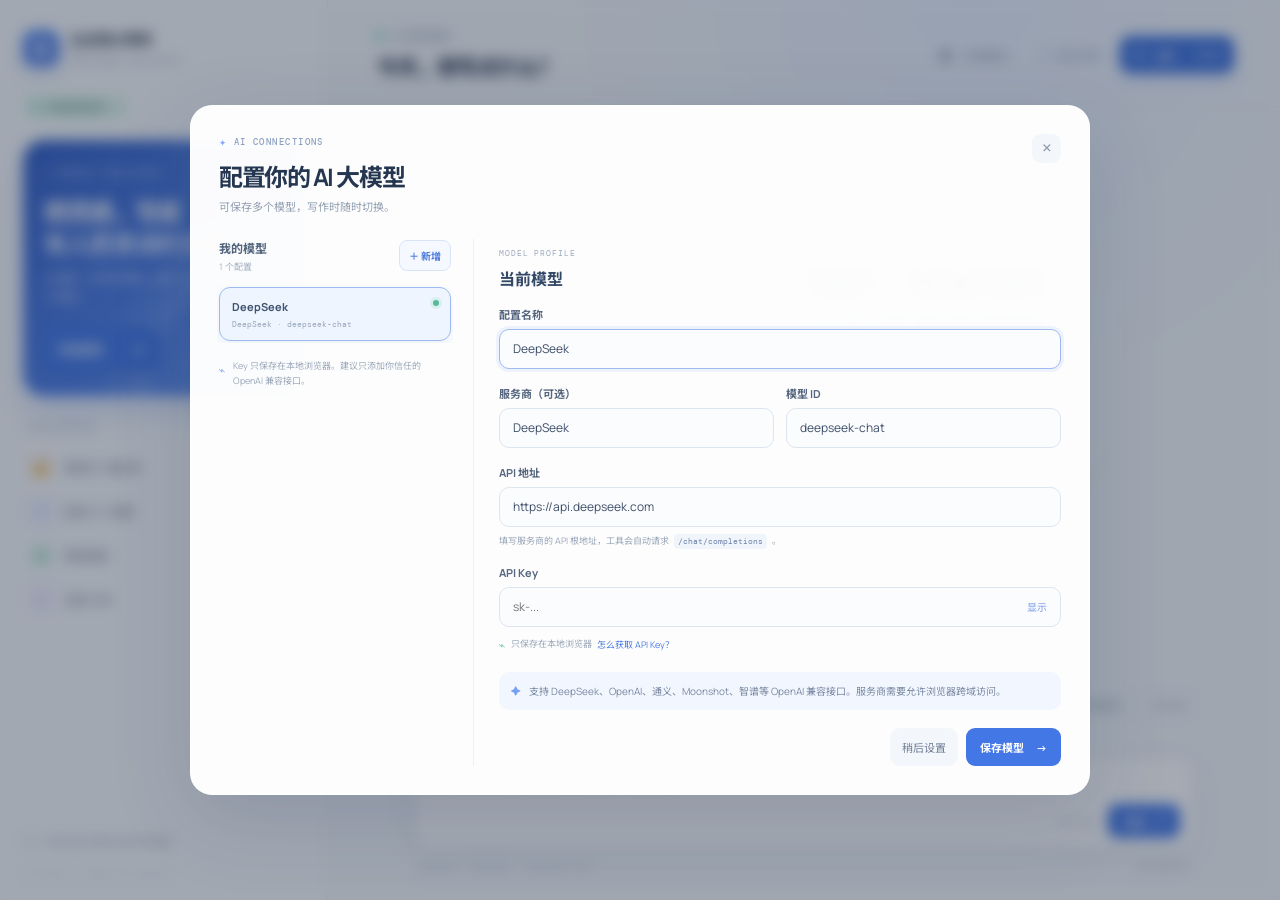
<file: index.html>
<!doctype html>
<html lang="zh-CN">
  <head>
    <meta charset="UTF-8" />
    <meta name="viewport" content="width=device-width, initial-scale=1.0" />
    <meta name="theme-color" content="#f4f8ff" />
    <meta name="description" content="公众号AI写作助手，把灵感变成能读、能转发的好文章。" />
    <title>公众号AI写作 · 写作工作台</title>
    <link rel="preconnect" href="https://fonts.googleapis.com" />
    <link rel="preconnect" href="https://fonts.gstatic.com" crossorigin />
    <link href="https://fonts.googleapis.com/css2?family=DM+Mono:wght@400;500&family=Manrope:wght@400;500;600;700;800&family=Noto+Sans+SC:wght@400;500;600;700;800&display=swap" rel="stylesheet" />
    <script type="module" crossorigin src="./assets/index-D-NOLbuU.js"></script>
    <link rel="stylesheet" crossorigin href="./assets/index-GO5avfic.css">
  </head>
  <body>
    <div class="app-shell">
      <aside class="sidebar" id="sidebar">
        <div class="sidebar-top">
          <div class="brand-lockup">
            <div class="brand-mark">文</div>
            <div>
              <div class="brand-name">公众号AI写作</div>
              <div class="brand-caption">写作工作台 · Skill edition</div>
            </div>
          </div>
          <button class="icon-button mobile-only" id="close-sidebar" aria-label="关闭侧栏">×</button>
        </div>

        <div class="privacy-badge">
          <span class="pulse-dot"></span>
          <span>本地私密空间</span>
          <span class="privacy-lock">⌁</span>
        </div>

        <section class="intro-card">
          <div class="intro-orb orb-one"></div>
          <div class="intro-orb orb-two"></div>
          <div class="intro-card-content">
            <div class="eyebrow light-eyebrow"><span class="sparkle">✦</span> WECHAT PUBLISHER</div>
            <h1>把灵感，写成<br /><em>有人愿意读的文章</em></h1>
            <p>从选题、创作到排版，给你一位懂公众号的 AI 搭档。</p>
            <button class="primary-button intro-cta" id="start-writing">
              <span>开始使用</span><span class="button-arrow">→</span>
            </button>
          </div>
        </section>

        <div class="sidebar-section quick-section">
          <div class="section-label-row">
            <span class="section-label">你可以这样开始</span>
            <span class="section-count">04</span>
          </div>
          <button class="sidebar-prompt" data-action="article" data-prompt="帮我写一篇公众号文章">
            <span class="prompt-icon peach">✍</span><span>帮我写一篇文章</span><span class="prompt-chevron">↗</span>
          </button>
          <button class="sidebar-prompt" data-action="topics" data-prompt="给我 10 个适合公众号的选题">
            <span class="prompt-icon blue">◌</span><span>给我 10 个选题</span><span class="prompt-chevron">↗</span>
          </button>
          <button class="sidebar-prompt" data-action="format" data-prompt="把下面这段内容排版成公众号风格">
            <span class="prompt-icon green">▦</span><span>帮我排版</span><span class="prompt-chevron">↗</span>
          </button>
          <button class="sidebar-prompt" data-action="humanize" data-prompt="帮我把这段文字去掉 AI 味，写得更像真人">
            <span class="prompt-icon lavender">⌁</span><span>去掉 AI 味</span><span class="prompt-chevron">↗</span>
          </button>
        </div>

        <div class="sidebar-footer">
          <div class="sidebar-note">
            <span class="note-mark">i</span>
            <span>所有对话只保存在当前浏览器里</span>
          </div>
          <div class="footer-meta"><span>v1.0 beta</span><span>·</span><span>Made for creators</span></div>
        </div>
      </aside>

      <main class="main-panel">
        <header class="topbar">
          <button class="icon-button menu-button mobile-only" id="open-sidebar" aria-label="打开侧栏">☰</button>
          <div class="page-heading">
            <div class="heading-kicker"><span class="status-ring"></span> AI 写作空间</div>
            <h2>今天，想写点什么？</h2>
          </div>
          <div class="top-actions">
            <button class="ghost-button theme-button" id="theme-toggle"><span class="theme-icon">◐</span><span class="theme-label">深色模式</span></button>
            <button class="ghost-button" id="export-header"><span class="action-icon">↥</span><span>导出文章</span></button>
            <button class="settings-button" id="open-settings"><span class="settings-dot">✦</span><span>设置</span><span class="settings-status" id="settings-status">未配置</span></button>
          </div>
        </header>

        <section class="chat-stage">
          <div class="chat-scroll" id="chat-scroll">
            <div class="welcome-state" id="welcome-state">
              <div class="welcome-art" aria-hidden="true">
                <div class="art-paper paper-back"></div>
                <div class="art-paper paper-front">
                  <span class="paper-line line-long"></span><span class="paper-line line-medium"></span><span class="paper-line line-short"></span>
                  <span class="paper-star star-one">✦</span><span class="paper-star star-two">✦</span>
                </div>
                <div class="art-sun"></div>
              </div>
              <div class="welcome-copy">
                <div class="eyebrow"><span class="sparkle">✦</span> YOUR CREATIVE COPILOT</div>
                <h3>你好，我是你的<br /><span>公众号写作搭档</span></h3>
                <p>告诉我你的想法、素材或一个模糊的念头，<br class="desktop-break" />我们一起把它打磨成一篇好文章。</p>
                <div class="welcome-chips">
                  <button class="welcome-chip" data-action="article" data-prompt="帮我写一篇公众号文章">写一篇文章 <span>→</span></button>
                  <button class="welcome-chip" data-action="topics" data-prompt="给我 10 个适合公众号的选题">找找新选题 <span>→</span></button>
                  <button class="welcome-chip" data-action="format" data-prompt="帮我把这段内容排版成公众号风格">优化排版 <span>→</span></button>
                </div>
              </div>
            </div>
            <div class="messages-list" id="messages-list"></div>
            <div class="typing-row hidden" id="typing-row">
              <div class="avatar ai-avatar">✦</div>
              <div class="typing-bubble"><span></span><span></span><span></span><em>正在组织语言</em></div>
            </div>
          </div>

          <div class="composer-wrap">
            <div class="composer-inner">
              <div class="composer-tools">
                <span class="composer-hint"><span class="hint-spark">✦</span> 灵感快捷入口</span>
                <div class="composer-shortcuts">
                  <button class="shortcut" data-action="article" data-prompt="帮我写一篇公众号文章"><span>✍</span> 写一篇文章</button>
                  <button class="shortcut" data-action="topics" data-prompt="给我 10 个适合公众号的选题"><span>◌</span> 10 个选题</button>
                  <button class="shortcut" data-action="format" data-prompt="把下面这段内容排版成公众号风格"><span>▦</span> 帮我排版</button>
                  <button class="shortcut" data-action="humanize" data-prompt="帮我把这段文字去掉 AI 味，写得更像真人"><span>⌁</span> 去 AI 味</button>
                </div>
              </div>
              <div class="link-reader-hint" id="link-reader-hint"><span>↗</span> 粘贴公开文章链接，系统会先读取正文再交给 AI</div>
              <div class="input-box">
                <textarea id="message-input" rows="1" placeholder="输入你的想法，按 Enter 发送 · Shift + Enter 换行"></textarea>
                <div class="input-actions">
                  <span class="input-footnote"><span class="kbd">↵</span> 发送</span>
                  <button class="send-button" id="send-button" aria-label="发送消息"><span>发送</span><span class="send-arrow">↑</span></button>
                </div>
              </div>
              <div class="composer-bottom"><span>DeepSeek · <span id="model-caption">deepseek-chat</span></span><button class="clear-button" id="clear-chat">清空当前对话</button></div>
            </div>
          </div>
        </section>
      </main>
    </div>

    <div class="modal-backdrop hidden" id="settings-modal" role="dialog" aria-modal="true" aria-labelledby="settings-title">
      <div class="modal-card settings-card model-settings-card">
        <div class="modal-header"><div><div class="eyebrow"><span class="sparkle">✦</span> AI CONNECTIONS</div><h3 id="settings-title">配置你的 AI 大模型</h3><p>可保存多个模型，写作时随时切换。</p></div><button class="modal-close" data-close="settings-modal">×</button></div>
        <div class="model-manager">
          <div class="model-list-panel">
            <div class="panel-title-row"><div><strong>我的模型</strong><span id="model-count">0 个配置</span></div><button class="add-model-button" id="add-model" type="button">＋ 新增</button></div>
            <div class="model-list" id="model-list"></div>
            <div class="model-list-help"><span>⌁</span><p>Key 只保存在本地浏览器。建议只添加你信任的 OpenAI 兼容接口。</p></div>
          </div>
          <div class="model-form-panel">
            <div class="model-form-heading"><div><span class="form-eyebrow">MODEL PROFILE</span><h4 id="model-form-title">编辑模型</h4></div><button class="text-link hidden" id="delete-model" type="button">删除配置</button></div>
            <div class="form-field compact-field"><label for="profile-name">配置名称</label><input id="profile-name" type="text" placeholder="例如：我的 DeepSeek" autocomplete="off" /></div>
            <div class="form-grid">
              <div class="form-field compact-field"><label for="provider-name">服务商（可选）</label><input id="provider-name" type="text" placeholder="例如：DeepSeek" autocomplete="off" /></div>
              <div class="form-field compact-field"><label for="model-id">模型 ID</label><input id="model-id" type="text" placeholder="例如：deepseek-chat" autocomplete="off" /></div>
            </div>
            <div class="form-field compact-field"><label for="base-url">API 地址</label><input id="base-url" type="url" placeholder="https://api.deepseek.com" autocomplete="off" /><div class="field-help">填写服务商的 API 根地址，工具会自动请求 <code>/chat/completions</code>。</div></div>
            <div class="form-field compact-field"><label for="api-key">API Key</label><div class="password-wrap"><input id="api-key" type="password" placeholder="sk-..." autocomplete="off" /><button class="password-toggle" id="toggle-key" type="button">显示</button></div><div class="field-help"><span class="secure-icon">⌁</span> 只保存在本地浏览器 <button class="text-link" id="open-tutorial">怎么获取 API Key？</button></div></div>
            <div class="modal-tip"><span>✦</span><p>支持 DeepSeek、OpenAI、通义、Moonshot、智谱等 OpenAI 兼容接口。服务商需要允许浏览器跨域访问。</p></div>
            <div class="modal-footer"><button class="secondary-button" data-close="settings-modal">稍后设置</button><button class="primary-button" id="save-model" type="button">保存模型 <span>→</span></button></div>
          </div>
        </div>
      </div>
    </div>

    <div class="modal-backdrop hidden" id="tutorial-modal" role="dialog" aria-modal="true" aria-labelledby="tutorial-title">
      <div class="modal-card tutorial-card">
        <div class="modal-header"><div><div class="eyebrow"><span class="sparkle">✦</span> QUICK GUIDE</div><h3 id="tutorial-title">5 步拿到 API Key</h3><p>整个过程只需要几分钟。</p></div><button class="modal-close" data-close="tutorial-modal">×</button></div>
        <div class="tutorial-steps"><div class="tutorial-step"><span>01</span><div><strong>打开 DeepSeek 官网</strong><p>进入 <a href="https://platform.deepseek.com/" target="_blank" rel="noreferrer">platform.deepseek.com</a></p></div></div><div class="tutorial-step"><span>02</span><div><strong>注册并登录账号</strong><p>使用邮箱完成注册，登录控制台。</p></div></div><div class="tutorial-step"><span>03</span><div><strong>进入 API Keys 页面</strong><p>在左侧导航找到 API Keys。</p></div></div><div class="tutorial-step"><span>04</span><div><strong>创建一个新的 Key</strong><p>点击 Create API key 并复制。</p></div></div><div class="tutorial-step"><span>05</span><div><strong>粘贴回这里</strong><p>保存后即可开始与你的写作搭档对话。</p></div></div></div>
        <div class="tutorial-placeholder"><span>截图占位</span><small>后续版本可补充图文指引</small></div>
        <div class="modal-footer"><button class="primary-button" data-close="tutorial-modal">知道了，去配置 <span>→</span></button></div>
      </div>
    </div>

    <div class="modal-backdrop hidden" id="preview-modal" role="dialog" aria-modal="true" aria-labelledby="preview-title">
      <div class="modal-card preview-card">
        <div class="modal-header preview-header"><div><div class="eyebrow"><span class="sparkle">✦</span> ARTICLE PREVIEW</div><h3 id="preview-title">文章预览</h3></div><button class="modal-close" data-close="preview-modal">×</button></div>
        <div class="preview-toolbar"><span id="preview-meta">公众号排版预览</span><div class="preview-toolbar-actions"><div class="layout-picker" aria-label="选择排版风格"><span>排版风格</span><button class="layout-option" data-layout="classic" type="button" aria-pressed="false">清爽蓝</button><button class="layout-option" data-layout="magazine" type="button" aria-pressed="false">纸感杂志</button><button class="layout-option" data-layout="mint" type="button" aria-pressed="false">轻盈薄荷</button></div><span class="preview-ready"><i></i> 已准备好发布</span></div></div>
        <article class="article-preview" id="article-preview"></article>
        <div class="preview-actions"><button class="secondary-button" id="copy-richtext">▣ 一键复制</button><button class="secondary-button" id="download-html">↓ HTML</button><button class="secondary-button" id="download-markdown">↓ Markdown</button><button class="primary-button" id="download-word">↓ Word 文档</button></div>
      </div>
    </div>

    <div class="toast hidden" id="toast"><span class="toast-icon">✦</span><span id="toast-message"></span></div>
  </body>
</html>
</file>
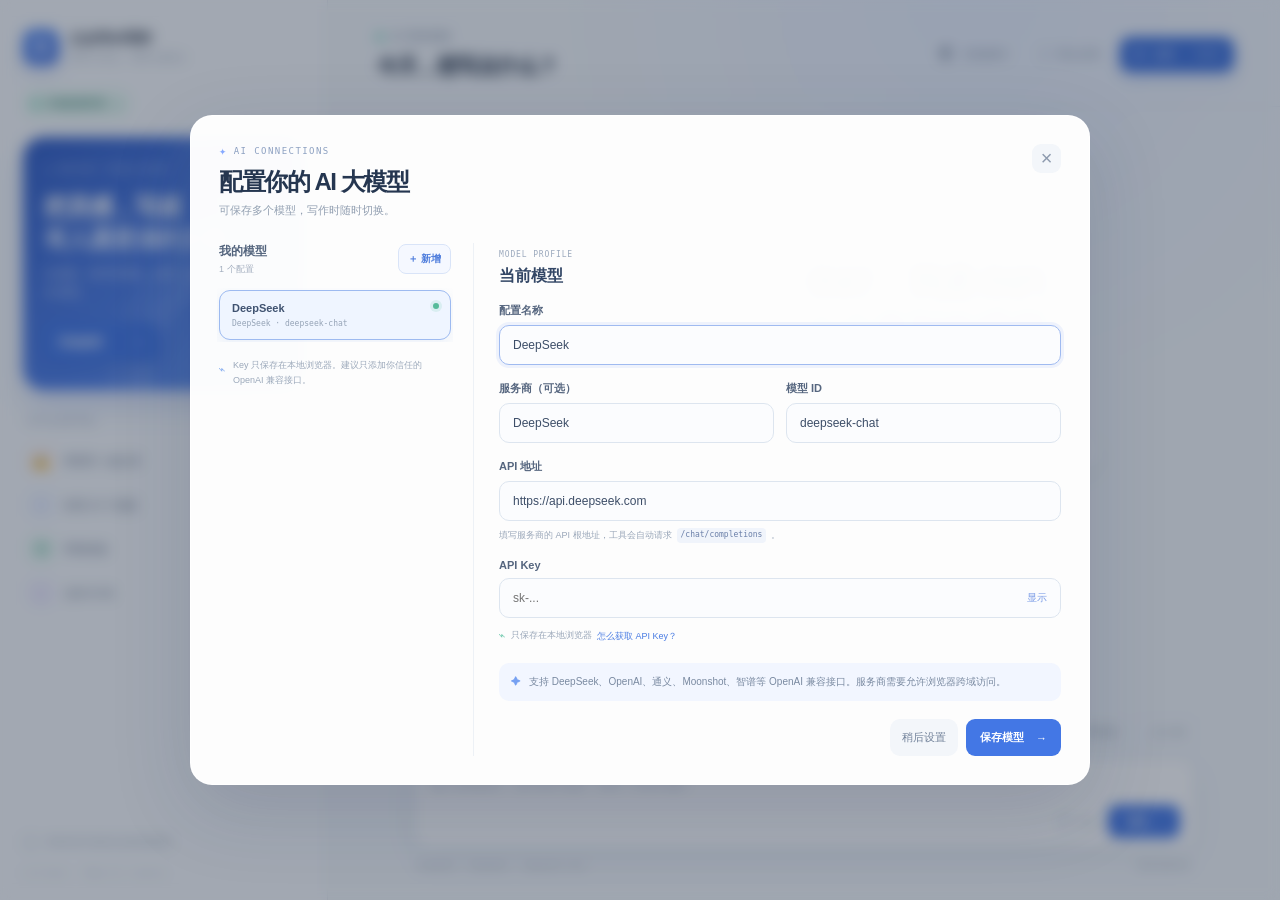
<file: 公众号AI写作-单文件版.html>
<!doctype html>
<html lang="zh-CN">
  <head>
    <meta charset="UTF-8" />
    <meta name="viewport" content="width=device-width, initial-scale=1.0" />
    <meta name="theme-color" content="#f4f8ff" />
    <meta name="description" content="公众号AI写作助手，把灵感变成能读、能转发的好文章。" />
    <title>公众号AI写作 · 写作工作台</title>
    <style>
:root {
  --bg: #f4f7fb;
  --panel: rgba(255, 255, 255, 0.92);
  --surface: #ffffff;
  --surface-soft: #f8faff;
  --surface-muted: #f1f4f9;
  --line: #e7ecf3;
  --line-strong: #dbe3ee;
  --text: #162238;
  --text-muted: #728097;
  --text-faint: #9aa6b8;
  --primary: #4478e8;
  --primary-deep: #315ec6;
  --primary-soft: #edf3ff;
  --mint: #52c6a5;
  --peach: #f9a98f;
  --lavender: #a598e9;
  --shadow-sm: 0 7px 24px rgba(45, 66, 102, 0.06);
  --shadow-lg: 0 24px 80px rgba(29, 51, 89, 0.16);
  --radius-lg: 24px;
  --radius-md: 15px;
  --radius-sm: 10px;
}

* { box-sizing: border-box; }
html, body { margin: 0; min-width: 375px; min-height: 100%; }
body { background: var(--bg); color: var(--text); font-family: "Manrope", "Noto Sans SC", sans-serif; -webkit-font-smoothing: antialiased; }
button, input, textarea, select { font: inherit; }
button { border: 0; cursor: pointer; }
button:focus-visible, input:focus-visible, textarea:focus-visible, select:focus-visible { outline: 3px solid rgba(68, 120, 232, .22); outline-offset: 2px; }

.app-shell { min-height: 100vh; display: flex; background: radial-gradient(circle at 76% 0%, rgba(230, 238, 255, .72), transparent 32%), var(--bg); }
.sidebar { width: 328px; min-height: 100vh; flex: 0 0 328px; padding: 29px 23px 22px; display: flex; flex-direction: column; border-right: 1px solid rgba(222, 229, 239, .82); background: rgba(249, 251, 254, .84); }
.sidebar-top { display: flex; align-items: center; justify-content: space-between; }
.brand-lockup { display: flex; gap: 11px; align-items: center; }
.brand-mark { width: 36px; height: 36px; border-radius: 11px; display: grid; place-items: center; color: white; font-size: 17px; font-weight: 800; background: linear-gradient(145deg, #5f92f4, #4773df); box-shadow: 0 7px 16px rgba(68, 120, 232, .22); }
.brand-name { font-size: 14px; font-weight: 800; letter-spacing: -.02em; }
.brand-caption { margin-top: 3px; color: var(--text-faint); font-size: 10px; letter-spacing: .03em; }
.privacy-badge { display: inline-flex; align-self: flex-start; align-items: center; gap: 7px; margin: 25px 0 19px; padding: 7px 10px; border-radius: 20px; color: #4b8f7d; font-size: 10px; font-weight: 700; background: #e8f8f2; }
.pulse-dot, .status-ring { width: 6px; height: 6px; border-radius: 50%; display: inline-block; background: #52c6a5; box-shadow: 0 0 0 4px rgba(82, 198, 165, .12); }
.privacy-lock { color: #76bdab; font-size: 15px; line-height: 10px; transform: rotate(-30deg); }
.intro-card { position: relative; overflow: hidden; min-height: 253px; border-radius: 21px; color: white; background: linear-gradient(140deg, #345fc5 1%, #4f7fe8 58%, #6c99ee 100%); box-shadow: 0 15px 28px rgba(67, 112, 214, .2); }
.intro-card::after { content: ""; position: absolute; inset: auto -40px -82px auto; width: 190px; height: 190px; border: 1px solid rgba(255,255,255,.16); border-radius: 50%; box-shadow: 0 0 0 22px rgba(255,255,255,.05), 0 0 0 45px rgba(255,255,255,.05); }
.intro-card-content { position: relative; z-index: 2; padding: 25px 21px; }
.eyebrow { display: flex; gap: 6px; align-items: center; color: #8ca0c1; font-family: "DM Mono", monospace; font-size: 9px; font-weight: 500; letter-spacing: .16em; }
.light-eyebrow { color: rgba(255,255,255,.7); }
.sparkle { font-size: 12px; color: #86a9ff; }
.light-eyebrow .sparkle { color: #c9d8ff; }
.intro-card h1 { margin: 15px 0 9px; font-size: 24px; line-height: 1.33; letter-spacing: -.055em; }
.intro-card h1 em { color: #dbe7ff; font-style: normal; }
.intro-card p { max-width: 220px; margin: 0; color: rgba(255,255,255,.77); font-size: 11px; line-height: 1.7; }
.intro-cta { margin-top: 21px; padding: 10px 13px 10px 16px; color: #315ec6; background: white; box-shadow: 0 8px 17px rgba(20, 54, 138, .12); }
.intro-cta:hover { background: #f4f7ff; transform: translateY(-1px); }
.button-arrow { margin-left: 16px; font-size: 16px; }
.intro-orb { position: absolute; z-index: 1; border-radius: 50%; border: 1px solid rgba(255,255,255,.12); }
.orb-one { width: 136px; height: 136px; right: -42px; top: -58px; box-shadow: 0 0 0 18px rgba(255,255,255,.03), 0 0 0 38px rgba(255,255,255,.03); }
.orb-two { width: 70px; height: 70px; right: 30px; bottom: 13px; border-color: rgba(255,255,255,.1); }
.sidebar-section { margin-top: 25px; }
.section-label-row { display: flex; justify-content: space-between; align-items: center; margin: 0 4px 11px; }
.section-label { color: #98a5b9; font-family: "DM Mono", monospace; font-size: 9px; letter-spacing: .1em; text-transform: uppercase; }
.section-count { color: #bdc7d5; font-family: "DM Mono", monospace; font-size: 9px; }
.sidebar-prompt { width: 100%; display: flex; gap: 10px; align-items: center; padding: 9px 5px; color: #637189; text-align: left; background: transparent; font-size: 11px; transition: color .2s, transform .2s; }
.sidebar-prompt:hover { color: var(--primary); transform: translateX(2px); }
.prompt-icon { width: 26px; height: 26px; flex: 0 0 26px; display: grid; place-items: center; border-radius: 8px; font-size: 13px; }
.prompt-icon.peach { color: #ed8c72; background: #fff0ea; }.prompt-icon.blue { color: #668fe9; background: #edf2ff; }.prompt-icon.green { color: #51af93; background: #e8f8f2; }.prompt-icon.lavender { color: #8b7fd4; background: #f1efff; }
.prompt-chevron { margin-left: auto; color: #c3cbd7; font-size: 13px; }
.sidebar-footer { margin-top: auto; }
.sidebar-note { display: flex; align-items: center; gap: 8px; color: #9aa6b7; font-size: 9px; line-height: 1.45; }
.note-mark { width: 15px; height: 15px; flex: 0 0 15px; display: grid; place-items: center; border: 1px solid #c1cad8; border-radius: 50%; color: #9aa6b7; font-family: Georgia, serif; font-size: 10px; }
.footer-meta { display: flex; gap: 7px; margin-top: 19px; color: #c1c9d5; font-family: "DM Mono", monospace; font-size: 8px; }

.main-panel { min-width: 0; flex: 1; display: flex; flex-direction: column; }
.topbar { display: flex; align-items: center; justify-content: space-between; min-height: 107px; padding: 23px 46px 20px 49px; border-bottom: 1px solid rgba(224, 230, 239, .75); }
.heading-kicker { display: flex; gap: 9px; align-items: center; margin-bottom: 8px; color: #8b98ad; font-size: 10px; font-weight: 700; letter-spacing: .08em; }
.page-heading h2 { margin: 0; color: #1d2b42; font-size: 21px; letter-spacing: -.045em; }
.top-actions { display: flex; gap: 8px; align-items: center; }
.ghost-button, .settings-button, .secondary-button { display: inline-flex; align-items: center; justify-content: center; gap: 8px; border-radius: 10px; font-size: 11px; transition: all .2s; }
.ghost-button { padding: 10px 12px; color: #7f8da2; background: transparent; }
.ghost-button:hover { color: var(--primary); background: var(--primary-soft); }
.theme-icon { font-size: 16px; }
.action-icon { font-size: 16px; color: #8b99ae; }
.settings-button { padding: 10px 13px; color: white; background: #3d70db; box-shadow: 0 7px 15px rgba(61, 112, 219, .18); }
.settings-button:hover { background: #315fc9; transform: translateY(-1px); }
.settings-dot { color: #bdd1ff; font-size: 12px; }
.settings-status { margin-left: 2px; padding-left: 8px; border-left: 1px solid rgba(255,255,255,.25); color: rgba(255,255,255,.7); font-size: 9px; }
.chat-stage { min-height: 0; flex: 1; display: flex; flex-direction: column; }
.chat-scroll { flex: 1; min-height: 0; overflow-y: auto; padding: 42px 8.5% 30px; scroll-behavior: smooth; }
.chat-scroll::-webkit-scrollbar { width: 8px; }.chat-scroll::-webkit-scrollbar-thumb { background: #dce4ef; border: 2px solid transparent; border-radius: 8px; background-clip: padding-box; }
.welcome-state { min-height: 420px; display: flex; gap: clamp(35px, 8vw, 125px); align-items: center; justify-content: center; padding: 15px 2% 35px; }
.welcome-art { position: relative; width: 190px; height: 205px; flex: 0 0 190px; transform: rotate(-4deg); }
.art-paper { position: absolute; width: 130px; height: 167px; border-radius: 9px; border: 1px solid #dae6f5; background: white; box-shadow: 0 14px 30px rgba(86, 123, 173, .09); }
.paper-back { top: 19px; left: 32px; transform: rotate(12deg); background: #edf4fd; }.paper-front { top: 3px; left: 28px; padding: 39px 18px; transform: rotate(-3deg); }
.paper-front::before { content: ""; position: absolute; top: 18px; left: 18px; width: 50px; height: 7px; border-radius: 4px; background: #dbe7f8; }
.paper-line { display: block; height: 5px; margin: 10px 0; border-radius: 4px; background: #e5edf7; }.line-long { width: 85px; }.line-medium { width: 69px; }.line-short { width: 45px; }
.paper-star { position: absolute; color: #84aaf2; font-size: 17px; }.star-one { top: 15px; right: 17px; }.star-two { right: 25px; bottom: 18px; color: #a7c0f2; font-size: 11px; }.art-sun { position: absolute; right: 8px; bottom: 15px; width: 30px; height: 30px; border-radius: 50%; background: #ffd1bd; box-shadow: 0 0 0 9px rgba(255,209,189,.25); }
.welcome-copy { max-width: 412px; }.welcome-copy h3 { margin: 15px 0 13px; color: #26354c; font-size: clamp(27px, 3vw, 37px); line-height: 1.24; letter-spacing: -.07em; }.welcome-copy h3 span { color: #4a79df; }.welcome-copy p { margin: 0; color: #8794a8; font-size: 12px; line-height: 1.9; }.welcome-chips { display: flex; flex-wrap: wrap; gap: 8px; margin-top: 24px; }.welcome-chip { padding: 8px 10px 8px 13px; border: 1px solid #e1e8f3; border-radius: 9px; color: #6e7f97; background: rgba(255,255,255,.7); font-size: 10px; box-shadow: var(--shadow-sm); transition: all .2s; }.welcome-chip span { margin-left: 8px; color: #9fb5ed; }.welcome-chip:hover { color: var(--primary); border-color: #c7d7f8; background: white; transform: translateY(-1px); }
.messages-list { width: min(780px, 100%); margin: 0 auto; }.message-row { display: flex; gap: 12px; margin: 24px 0; animation: appear .28s ease-out; }.message-row.user { flex-direction: row-reverse; }.avatar { width: 29px; height: 29px; flex: 0 0 29px; display: grid; place-items: center; border-radius: 10px; font-size: 12px; font-weight: 800; }.ai-avatar { color: white; background: linear-gradient(140deg, #628ff0, #3d6bd4); box-shadow: 0 5px 12px rgba(61, 107, 212, .18); }.user-avatar { color: #8b6f61; background: #ffe8dc; }.message-content { max-width: min(75%, 620px); }.message-meta { margin: 2px 0 7px; color: #9aa7b9; font-family: "DM Mono", monospace; font-size: 9px; }.message-row.user .message-meta { text-align: right; }.message-bubble { padding: 13px 16px; border-radius: 5px 16px 16px 16px; color: #506078; background: white; box-shadow: var(--shadow-sm); font-size: 12px; line-height: 1.85; }.message-row.user .message-bubble { border-radius: 16px 5px 16px 16px; color: white; background: linear-gradient(135deg, #4c7fe5, #396dd8); box-shadow: 0 8px 18px rgba(59, 107, 215, .14); }.message-bubble p { margin: 0 0 10px; }.message-bubble p:last-child { margin-bottom: 0; }.message-bubble h1,.message-bubble h2,.message-bubble h3 { margin: 3px 0 9px; color: #273a58; line-height: 1.4; }.message-row.user .message-bubble h1,.message-row.user .message-bubble h2,.message-row.user .message-bubble h3 { color: white; }.message-bubble h1 { font-size: 19px; }.message-bubble h2 { font-size: 16px; }.message-bubble h3 { font-size: 14px; }.message-bubble ul,.message-bubble ol { padding-left: 21px; margin: 7px 0 10px; }.message-bubble li { margin: 4px 0; }.message-bubble blockquote { margin: 9px 0; padding: 4px 12px; border-left: 3px solid #a9c2fa; color: #7d8ca3; background: #f6f8fc; }.message-row.user .message-bubble blockquote { color: rgba(255,255,255,.8); background: rgba(255,255,255,.1); border-color: rgba(255,255,255,.55); }.message-bubble code { padding: 2px 5px; border-radius: 5px; color: #5b6b91; background: #f0f3f8; font-family: "DM Mono", monospace; font-size: 10px; }.message-bubble pre { position: relative; overflow: auto; margin: 10px 0; padding: 13px; border-radius: 10px; color: #d7e5ff; background: #1c2940; font-family: "DM Mono", monospace; font-size: 10px; line-height: 1.65; }.message-bubble pre code { padding: 0; color: inherit; background: transparent; }.message-bubble table { width: 100%; border-collapse: collapse; margin-top: 8px; font-size: 10px; }.message-bubble th,.message-bubble td { padding: 6px 8px; border: 1px solid #e5ebf4; text-align: left; }.message-bubble th { color: #59709c; background: #f3f6fb; }.message-row.user .message-bubble a { color: white; }.message-bubble a { color: #4778dd; }.message-actions { display: flex; gap: 9px; margin-top: 9px; }.message-action { padding: 5px 8px; border-radius: 7px; color: #8191a8; background: #f4f7fb; font-size: 9px; }.message-action:hover { color: var(--primary); background: var(--primary-soft); }.message-row.user .message-actions { justify-content: flex-end; }.message-row.user .message-action { color: #7695db; background: #edf3ff; }
.typing-row { display: flex; gap: 12px; width: min(780px, 100%); margin: 22px auto; animation: appear .2s ease-out; }.typing-bubble { display: flex; align-items: center; gap: 4px; padding: 13px 15px; border-radius: 5px 16px 16px 16px; background: white; box-shadow: var(--shadow-sm); }.typing-bubble span { width: 5px; height: 5px; border-radius: 50%; background: #82a4ed; animation: bounce 1.2s infinite; }.typing-bubble span:nth-child(2) { animation-delay: .16s; }.typing-bubble span:nth-child(3) { animation-delay: .32s; }.typing-bubble em { margin-left: 6px; color: #9ba8b9; font-size: 10px; font-style: normal; }
.composer-wrap { padding: 10px 8.5% 24px; }.composer-inner { width: min(780px, 100%); margin: 0 auto; }.composer-tools { display: flex; align-items: center; justify-content: space-between; gap: 12px; margin-bottom: 11px; }.composer-hint { color: #9aa7b9; font-family: "DM Mono", monospace; font-size: 9px; }.hint-spark { color: #86a8ed; margin-right: 4px; }.composer-shortcuts { display: flex; gap: 6px; }.shortcut { display: inline-flex; gap: 5px; align-items: center; padding: 6px 8px; border: 1px solid #e4eaf2; border-radius: 7px; color: #7b899d; background: transparent; font-size: 9px; transition: all .2s; }.shortcut span { color: #8ca7e6; font-size: 12px; }.shortcut:hover { color: var(--primary); border-color: #cad9f5; background: white; }.input-box { padding: 12px 13px 9px 16px; border: 1px solid #dfe6f0; border-radius: 16px; background: rgba(255,255,255,.9); box-shadow: 0 9px 30px rgba(58, 82, 117, .07); transition: border .2s, box-shadow .2s; }.input-box:focus-within { border-color: #a9c2f4; box-shadow: 0 9px 30px rgba(58, 105, 199, .1), 0 0 0 3px rgba(113, 153, 233, .08); }.input-box textarea { width: 100%; resize: none; min-height: 29px; max-height: 130px; padding: 3px 0 5px; border: 0; outline: 0; color: #43526a; background: transparent; font-size: 12px; line-height: 1.7; }.input-box textarea::placeholder { color: #b0bac8; }.input-actions { display: flex; align-items: center; justify-content: flex-end; gap: 12px; }.input-footnote { color: #b2bdca; font-size: 9px; }.kbd { display: inline-grid; place-items: center; width: 15px; height: 15px; margin-right: 3px; border: 1px solid #dce4ed; border-radius: 4px; color: #9caaba; background: #f8fafc; font-size: 10px; }.send-button,.primary-button { display: inline-flex; align-items: center; justify-content: center; border-radius: 9px; color: white; background: #4377e5; font-size: 11px; font-weight: 700; transition: all .2s; }.send-button { gap: 10px; min-width: 72px; padding: 9px 10px 9px 13px; }.send-button:hover,.primary-button:hover { background: #315fc9; box-shadow: 0 8px 16px rgba(56, 103, 211, .18); transform: translateY(-1px); }.send-button:disabled { opacity: .52; cursor: not-allowed; transform: none; box-shadow: none; }.send-arrow { font-size: 16px; line-height: 11px; }.composer-bottom { display: flex; align-items: center; justify-content: space-between; margin-top: 9px; padding: 0 3px; color: #a7b2c1; font-family: "DM Mono", monospace; font-size: 8px; }.clear-button { padding: 3px 0; color: #a7b2c1; background: transparent; font-size: 9px; }.clear-button:hover { color: #e27f79; }
.mobile-only { display: none; }.hidden { display: none !important; }

.modal-backdrop { position: fixed; z-index: 20; inset: 0; display: grid; place-items: center; padding: 20px; background: rgba(22, 34, 56, .38); backdrop-filter: blur(7px); animation: fade .2s ease-out; }.modal-card { width: min(500px, 100%); max-height: min(760px, calc(100vh - 40px)); overflow: auto; padding: 28px; border: 1px solid rgba(255,255,255,.75); border-radius: 22px; background: rgba(255,255,255,.98); box-shadow: var(--shadow-lg); animation: slide-up .24s ease-out; }.modal-header { display: flex; justify-content: space-between; gap: 20px; }.modal-header h3 { margin: 8px 0 5px; color: #253650; font-size: 24px; letter-spacing: -.06em; }.modal-header p { margin: 0; color: #929fb1; font-size: 11px; }.modal-close { width: 29px; height: 29px; flex: 0 0 29px; border-radius: 9px; color: #8d9aae; background: #f3f6fa; font-size: 20px; line-height: 20px; }.modal-close:hover { color: #344d77; background: #e9eef6; }.form-field { margin-top: 25px; }.form-field label { display: block; margin-bottom: 8px; color: #56667f; font-size: 11px; font-weight: 700; }.password-wrap,.select-wrap { position: relative; display: flex; align-items: center; }.form-field input,.form-field select { width: 100%; height: 43px; padding: 0 13px; border: 1px solid #dde5ef; border-radius: 10px; outline: 0; color: #3d4e68; background: #fbfcfe; font-size: 12px; }.form-field input:focus,.form-field select:focus { border-color: #9fbaf0; box-shadow: 0 0 0 3px rgba(68,120,232,.08); }.password-wrap input { padding-right: 60px; }.password-toggle { position: absolute; right: 9px; padding: 5px; color: #7b9ce6; background: transparent; font-size: 10px; }.select-wrap select { appearance: none; padding-right: 36px; }.select-wrap > span { position: absolute; right: 14px; pointer-events: none; color: #94a4b9; }.field-help { display: flex; flex-wrap: wrap; align-items: center; gap: 5px; margin-top: 9px; color: #9aa7b9; font-size: 9px; line-height: 1.6; }.secure-icon { color: #5cc1a2; font-size: 13px; }.text-link { padding: 0; color: #4b7de3; background: transparent; font-size: 9px; }.text-link:hover { text-decoration: underline; }.modal-tip { display: flex; gap: 8px; margin-top: 23px; padding: 11px 12px; border-radius: 10px; color: #7a8aa1; background: #f2f6ff; font-size: 10px; line-height: 1.65; }.modal-tip > span { color: #76a0f2; }.modal-tip p { margin: 0; }.modal-footer { display: flex; justify-content: flex-end; gap: 8px; margin-top: 25px; }.primary-button { gap: 12px; padding: 11px 14px; }.secondary-button { padding: 10px 12px; color: #72829a; background: #f3f6fa; }.secondary-button:hover { color: #446fc9; background: #eaf0ff; }.tutorial-card { width: min(520px, 100%); }.tutorial-steps { display: grid; gap: 1px; margin-top: 23px; }.tutorial-step { display: flex; gap: 14px; padding: 11px 0; border-bottom: 1px solid #edf1f6; }.tutorial-step > span { min-width: 25px; color: #89aaf0; font-family: "DM Mono", monospace; font-size: 10px; }.tutorial-step strong { color: #51617a; font-size: 11px; }.tutorial-step p { margin: 4px 0 0; color: #9aa7b7; font-size: 10px; }.tutorial-step a { color: #4c7cdb; }.tutorial-placeholder { display: grid; place-items: center; min-height: 78px; margin-top: 18px; border: 1px dashed #cad9f2; border-radius: 12px; color: #8ba9e7; background: #f7faff; }.tutorial-placeholder span { font-size: 11px; }.tutorial-placeholder small { margin-top: 3px; color: #b1bfda; font-size: 9px; }.preview-card { width: min(760px, 100%); padding: 24px; }.preview-header { align-items: center; }.preview-header h3 { margin-top: 7px; }.preview-toolbar { display: flex; justify-content: space-between; align-items: center; margin: 18px 0 12px; padding-bottom: 12px; border-bottom: 1px solid #edf0f5; color: #a0acba; font-family: "DM Mono", monospace; font-size: 9px; }.preview-ready { display: inline-flex; gap: 5px; align-items: center; color: #5aae91; }.preview-ready i { width: 6px; height: 6px; border-radius: 50%; background: #60c3a0; }.article-preview { max-height: min(54vh, 540px); overflow: auto; padding: 31px clamp(22px, 7vw, 72px) 40px; border: 1px solid #edf0f5; border-radius: 14px; color: #44556e; background: #fff; font-family: "Noto Sans SC", sans-serif; font-size: 13px; line-height: 2; }.article-preview::-webkit-scrollbar { width: 6px; }.article-preview::-webkit-scrollbar-thumb { background: #dfe7f3; border-radius: 8px; }.article-preview h1 { margin: 0 0 20px; color: #1d2b42; font-size: clamp(23px, 4vw, 31px); line-height: 1.35; letter-spacing: -.05em; }.article-preview h2 { margin: 28px 0 9px; padding-left: 11px; border-left: 3px solid #5b87e6; color: #293c5c; font-size: 18px; line-height: 1.5; }.article-preview h3 { margin: 20px 0 7px; color: #3e5b8d; font-size: 15px; }.article-preview p { margin: 0 0 13px; }.article-preview ul,.article-preview ol { padding-left: 24px; }.article-preview li { margin: 4px 0; }.article-preview blockquote { margin: 17px 0; padding: 9px 14px; border-left: 3px solid #8ab1f2; color: #7184a0; background: #f5f8fe; }.article-preview img { max-width: 100%; }.preview-actions { display: flex; justify-content: flex-end; flex-wrap: wrap; gap: 8px; margin-top: 15px; }.preview-actions .primary-button { padding-left: 15px; padding-right: 15px; }
.toast { position: fixed; z-index: 50; right: 28px; bottom: 28px; display: flex; gap: 9px; align-items: center; max-width: min(370px, calc(100vw - 40px)); padding: 12px 15px; border: 1px solid rgba(255,255,255,.8); border-radius: 12px; color: #52647d; background: rgba(255,255,255,.96); box-shadow: 0 14px 35px rgba(37, 61, 100, .17); font-size: 11px; animation: slide-up .25s ease-out; }.toast-icon { color: #5b89e8; }

body[data-theme="dark"] { --bg: #101827; --panel: #152033; --surface: #1a2639; --surface-soft: #18253a; --surface-muted: #202d41; --line: #26354c; --line-strong: #34445e; --text: #e8eef9; --text-muted: #9eacc2; --text-faint: #728098; --primary-soft: #1b315c; --shadow-sm: 0 7px 24px rgba(0,0,0,.14); --shadow-lg: 0 24px 80px rgba(0,0,0,.4); background: #101827; }.dark body { background: #101827; }.dark .app-shell, body[data-theme="dark"] .app-shell { background: radial-gradient(circle at 76% 0%, rgba(36, 64, 115, .38), transparent 34%), var(--bg); }.dark .sidebar, body[data-theme="dark"] .sidebar { border-color: #26354c; background: rgba(17, 28, 46, .8); }.dark .topbar, body[data-theme="dark"] .topbar { border-color: #26354c; }.dark .page-heading h2, body[data-theme="dark"] .page-heading h2 { color: #e9effa; }.dark .welcome-copy h3, body[data-theme="dark"] .welcome-copy h3 { color: #e2eafa; }.dark .welcome-copy p, body[data-theme="dark"] .welcome-copy p { color: #8e9db5; }.dark .welcome-chip, body[data-theme="dark"] .welcome-chip { border-color: #2a3a53; color: #9cabc1; background: #162238; }.dark .art-paper, body[data-theme="dark"] .art-paper { border-color: #30415d; background: #17263c; }.dark .paper-back, body[data-theme="dark"] .paper-back { background: #1e304b; }.dark .paper-front::before, body[data-theme="dark"] .paper-front::before { background: #354969; }.dark .paper-line, body[data-theme="dark"] .paper-line { background: #293c5c; }.dark .message-bubble, body[data-theme="dark"] .message-bubble { color: #b6c2d4; background: #1a273b; }.dark .message-bubble h1,.dark .message-bubble h2,.dark .message-bubble h3, body[data-theme="dark"] .message-bubble h1, body[data-theme="dark"] .message-bubble h2, body[data-theme="dark"] .message-bubble h3 { color: #e5edfc; }.dark .message-bubble blockquote, body[data-theme="dark"] .message-bubble blockquote { color: #9caac1; background: #202f46; }.dark .message-bubble code, body[data-theme="dark"] .message-bubble code { color: #bbcbeb; background: #263650; }.dark .message-bubble th, .dark .message-bubble td, body[data-theme="dark"] .message-bubble th, body[data-theme="dark"] .message-bubble td { border-color: #34445e; }.dark .message-bubble th, body[data-theme="dark"] .message-bubble th { color: #abc1ed; background: #22324d; }.dark .input-box, body[data-theme="dark"] .input-box { border-color: #31425c; background: #162238; }.dark .input-box textarea, body[data-theme="dark"] .input-box textarea { color: #dce6f5; }.dark .shortcut, body[data-theme="dark"] .shortcut { border-color: #2b3b55; color: #9caac0; }.dark .shortcut:hover, body[data-theme="dark"] .shortcut:hover { background: #1b2b45; }.dark .modal-card, body[data-theme="dark"] .modal-card { border-color: #354761; background: #17243a; }.dark .modal-header h3, body[data-theme="dark"] .modal-header h3 { color: #e7eefb; }.dark .form-field label, body[data-theme="dark"] .form-field label { color: #bbc8dc; }.dark .form-field input,.dark .form-field select, body[data-theme="dark"] .form-field input, body[data-theme="dark"] .form-field select { border-color: #34445e; color: #dce7f8; background: #111e32; }.dark .modal-tip, body[data-theme="dark"] .modal-tip { color: #a9b7cc; background: #1d3157; }.dark .secondary-button,.dark .modal-close, body[data-theme="dark"] .secondary-button, body[data-theme="dark"] .modal-close { color: #aebbd0; background: #25354d; }.dark .preview-toolbar, body[data-theme="dark"] .preview-toolbar { border-color: #2b3b53; }.dark .article-preview, body[data-theme="dark"] .article-preview { border-color: #2b3c55; color: #c0cbe0; background: #fbfcff; }.dark .tutorial-step, body[data-theme="dark"] .tutorial-step { border-color: #2b3b53; }.dark .tutorial-placeholder, body[data-theme="dark"] .tutorial-placeholder { border-color: #38527c; background: #182a49; }.dark .toast, body[data-theme="dark"] .toast { border-color: #34455f; color: #cfdaeb; background: #1b2a40; }

@keyframes appear { from { opacity: 0; transform: translateY(8px); } to { opacity: 1; transform: none; } } @keyframes bounce { 0%,80%,100% { transform: translateY(0); opacity: .55; } 40% { transform: translateY(-4px); opacity: 1; } } @keyframes fade { from { opacity: 0; } to { opacity: 1; } } @keyframes slide-up { from { opacity: 0; transform: translateY(12px); } to { opacity: 1; transform: none; } }
@media (max-width: 1040px) { .sidebar { width: 288px; flex-basis: 288px; padding-left: 18px; padding-right: 18px; }.topbar { padding-left: 30px; padding-right: 30px; }.chat-scroll,.composer-wrap { padding-left: 6%; padding-right: 6%; }.welcome-state { gap: 35px; }.welcome-art { transform: scale(.84) rotate(-4deg); margin-right: -25px; } }
@media (max-width: 780px) { .sidebar { position: fixed; z-index: 30; top: 0; bottom: 0; left: 0; width: min(328px, 88vw); transform: translateX(-102%); transition: transform .25s ease; box-shadow: 15px 0 40px rgba(29,51,89,.12); }.sidebar.open { transform: translateX(0); }.mobile-only { display: inline-flex; }.menu-button { margin-right: 10px; }.topbar { justify-content: flex-start; padding: 18px 20px; }.page-heading { flex: 1; }.top-actions { margin-left: auto; }.top-actions .ghost-button { display: none; }.settings-button { padding: 9px 10px; }.settings-status { display: none; }.chat-scroll { padding: 25px 18px 22px; }.welcome-state { min-height: 460px; flex-direction: column; gap: 3px; text-align: center; padding-top: 12px; }.welcome-art { margin: -14px 0 -10px; transform: scale(.78) rotate(-4deg); }.welcome-copy p { font-size: 11px; }.welcome-chips { justify-content: center; }.composer-wrap { padding: 8px 15px 17px; }.composer-tools { align-items: flex-start; flex-direction: column; gap: 8px; }.composer-shortcuts { width: 100%; overflow-x: auto; padding-bottom: 2px; }.shortcut { white-space: nowrap; }.input-footnote { display: none; }.message-content { max-width: 84%; } }
@media (max-width: 480px) { .topbar { min-height: 83px; }.heading-kicker { margin-bottom: 5px; font-size: 9px; }.page-heading h2 { font-size: 17px; }.settings-button span:nth-child(2) { display: none; }.settings-button { width: 36px; height: 36px; padding: 0; }.settings-dot { font-size: 15px; }.welcome-copy h3 { font-size: 28px; }.desktop-break { display: none; }.preview-card,.modal-card { padding: 21px 18px; }.preview-actions { justify-content: stretch; }.preview-actions button { flex: 1 1 40%; }.modal-footer { flex-wrap: wrap; }.modal-footer button { flex: 1; }.toast { right: 15px; bottom: 15px; }.message-row { gap: 8px; }.avatar { width: 27px; height: 27px; flex-basis: 27px; }.message-content { max-width: calc(100% - 35px); }.message-bubble { font-size: 11px; }.article-preview { padding: 25px 17px 32px; } }
.message-bubble pre { padding-top: 31px; }
.code-copy { position: absolute; top: 7px; right: 8px; padding: 3px 6px; border-radius: 5px; color: #b4c9ef; background: rgba(255,255,255,.1); font-size: 9px; }
.code-copy:hover { color: white; background: rgba(255,255,255,.18); }

.model-settings-card { width: min(900px, 100%); }
.model-manager { display: grid; grid-template-columns: 255px minmax(0, 1fr); gap: 25px; margin-top: 25px; }
.model-list-panel { min-width: 0; padding-right: 22px; border-right: 1px solid #edf1f6; }
.panel-title-row { display: flex; align-items: center; justify-content: space-between; gap: 10px; margin-bottom: 12px; }
.panel-title-row strong { display: block; color: #53647d; font-size: 12px; }
.panel-title-row span { display: block; margin-top: 3px; color: #a4afbf; font-size: 9px; }
.add-model-button { padding: 7px 9px; border: 1px solid #d9e4f8; border-radius: 8px; color: #4d7cdc; background: #f5f8ff; font-size: 10px; font-weight: 700; }
.add-model-button:hover { border-color: #b9cdf4; background: #eaf1ff; }
.model-list { display: grid; gap: 8px; max-height: 255px; overflow: auto; padding: 2px; margin: 0 -2px; }
.model-list-empty { padding: 24px 12px; border: 1px dashed #dce5f2; border-radius: 12px; color: #99a8bc; background: #fafcff; text-align: center; font-size: 10px; line-height: 1.7; }
.model-item { position: relative; width: 100%; padding: 11px 12px; border: 1px solid #e5ebf4; border-radius: 11px; color: #5d6e87; background: #fbfcfe; text-align: left; transition: all .2s; }
.model-item:hover { border-color: #c9d9f6; background: #f5f8ff; transform: translateY(-1px); }
.model-item.active { border-color: #9dbaf0; background: #eff5ff; box-shadow: 0 5px 14px rgba(72, 117, 211, .09); }
.model-item-name { display: block; padding-right: 18px; color: #3f5270; font-size: 11px; font-weight: 700; white-space: nowrap; overflow: hidden; text-overflow: ellipsis; }
.model-item-meta { display: block; max-width: 100%; margin-top: 5px; color: #96a4b7; font-family: "DM Mono", monospace; font-size: 8px; white-space: nowrap; overflow: hidden; text-overflow: ellipsis; }
.model-item-status { position: absolute; top: 12px; right: 11px; width: 6px; height: 6px; border-radius: 50%; background: #c4cfdd; }
.model-item.active .model-item-status { background: #55bb99; box-shadow: 0 0 0 3px rgba(85, 187, 153, .14); }
.model-list-help { display: flex; gap: 7px; margin-top: 16px; color: #9ba8ba; font-size: 9px; line-height: 1.65; }
.model-list-help > span { color: #74a1ed; font-size: 13px; }
.model-list-help p { margin: 0; }
.model-form-panel { min-width: 0; }
.model-form-heading { display: flex; align-items: flex-start; justify-content: space-between; gap: 10px; margin-bottom: 5px; }
.form-eyebrow { color: #9ba9bd; font-family: "DM Mono", monospace; font-size: 8px; letter-spacing: .11em; }
.model-form-heading h4 { margin: 5px 0 0; color: #334766; font-size: 16px; }
.compact-field { margin-top: 16px; }
.compact-field label { margin-bottom: 7px; }
.compact-field input { height: 40px; }
.form-grid { display: grid; grid-template-columns: minmax(0, 1fr) minmax(0, 1fr); gap: 12px; }
.compact-field .field-help { margin-top: 7px; }
.compact-field .field-help code { padding: 1px 4px; border-radius: 4px; color: #6a7fa8; background: #f0f4fb; font-family: "DM Mono", monospace; font-size: 8px; }
.model-form-panel .modal-tip { margin-top: 17px; }
.model-form-panel .modal-footer { margin-top: 18px; }
.model-form-panel .text-link { margin-top: 2px; }

body[data-theme="dark"] .model-list-panel { border-color: #2b3b53; }
body[data-theme="dark"] .panel-title-row strong, body[data-theme="dark"] .model-form-heading h4 { color: #dce6f7; }
body[data-theme="dark"] .panel-title-row span, body[data-theme="dark"] .model-item-meta { color: #8d9db6; }
body[data-theme="dark"] .add-model-button { border-color: #375486; color: #a9c3f8; background: #1d3155; }
body[data-theme="dark"] .add-model-button:hover { background: #243c69; }
body[data-theme="dark"] .model-list-empty, body[data-theme="dark"] .model-item { border-color: #2d3e58; color: #aab8cd; background: #142137; }
body[data-theme="dark"] .model-item:hover, body[data-theme="dark"] .model-item.active { border-color: #5576af; background: #1b3156; }
body[data-theme="dark"] .model-item-name { color: #d4e0f5; }
body[data-theme="dark"] .model-list-help, body[data-theme="dark"] .form-eyebrow { color: #899ab4; }
body[data-theme="dark"] .compact-field .field-help code { color: #b1c5ec; background: #243755; }

@media (max-width: 700px) {
  .model-manager { grid-template-columns: 1fr; gap: 20px; }
  .model-list-panel { padding-right: 0; padding-bottom: 20px; border-right: 0; border-bottom: 1px solid #edf1f6; }
  .model-list { max-height: 180px; grid-template-columns: repeat(2, minmax(0, 1fr)); }
  body[data-theme="dark"] .model-list-panel { border-color: #2b3b53; }
}
@media (max-width: 480px) {
  .model-list { grid-template-columns: 1fr; }
  .form-grid { grid-template-columns: 1fr; gap: 0; }
}

    </style>
  </head>
  <body>
    <div class="app-shell">
      <aside class="sidebar" id="sidebar">
        <div class="sidebar-top">
          <div class="brand-lockup">
            <div class="brand-mark">文</div>
            <div>
              <div class="brand-name">公众号AI写作</div>
              <div class="brand-caption">写作工作台 · Skill edition</div>
            </div>
          </div>
          <button class="icon-button mobile-only" id="close-sidebar" aria-label="关闭侧栏">×</button>
        </div>

        <div class="privacy-badge">
          <span class="pulse-dot"></span>
          <span>本地私密空间</span>
          <span class="privacy-lock">⌁</span>
        </div>

        <section class="intro-card">
          <div class="intro-orb orb-one"></div>
          <div class="intro-orb orb-two"></div>
          <div class="intro-card-content">
            <div class="eyebrow light-eyebrow"><span class="sparkle">✦</span> WECHAT PUBLISHER</div>
            <h1>把灵感，写成<br /><em>有人愿意读的文章</em></h1>
            <p>从选题、创作到排版，给你一位懂公众号的 AI 搭档。</p>
            <button class="primary-button intro-cta" id="start-writing">
              <span>开始使用</span><span class="button-arrow">→</span>
            </button>
          </div>
        </section>

        <div class="sidebar-section quick-section">
          <div class="section-label-row">
            <span class="section-label">你可以这样开始</span>
            <span class="section-count">04</span>
          </div>
          <button class="sidebar-prompt" data-action="article" data-prompt="帮我写一篇公众号文章">
            <span class="prompt-icon peach">✍</span><span>帮我写一篇文章</span><span class="prompt-chevron">↗</span>
          </button>
          <button class="sidebar-prompt" data-action="topics" data-prompt="给我 10 个适合公众号的选题">
            <span class="prompt-icon blue">◌</span><span>给我 10 个选题</span><span class="prompt-chevron">↗</span>
          </button>
          <button class="sidebar-prompt" data-action="format" data-prompt="把下面这段内容排版成公众号风格">
            <span class="prompt-icon green">▦</span><span>帮我排版</span><span class="prompt-chevron">↗</span>
          </button>
          <button class="sidebar-prompt" data-action="humanize" data-prompt="帮我把这段文字去掉 AI 味，写得更像真人">
            <span class="prompt-icon lavender">⌁</span><span>去掉 AI 味</span><span class="prompt-chevron">↗</span>
          </button>
        </div>

        <div class="sidebar-footer">
          <div class="sidebar-note">
            <span class="note-mark">i</span>
            <span>所有对话只保存在当前浏览器里</span>
          </div>
          <div class="footer-meta"><span>v1.0 beta</span><span>·</span><span>Made for creators</span></div>
        </div>
      </aside>

      <main class="main-panel">
        <header class="topbar">
          <button class="icon-button menu-button mobile-only" id="open-sidebar" aria-label="打开侧栏">☰</button>
          <div class="page-heading">
            <div class="heading-kicker"><span class="status-ring"></span> AI 写作空间</div>
            <h2>今天，想写点什么？</h2>
          </div>
          <div class="top-actions">
            <button class="ghost-button theme-button" id="theme-toggle"><span class="theme-icon">◐</span><span class="theme-label">深色模式</span></button>
            <button class="ghost-button" id="export-header"><span class="action-icon">↥</span><span>导出文章</span></button>
            <button class="settings-button" id="open-settings"><span class="settings-dot">✦</span><span>设置</span><span class="settings-status" id="settings-status">未配置</span></button>
          </div>
        </header>

        <section class="chat-stage">
          <div class="chat-scroll" id="chat-scroll">
            <div class="welcome-state" id="welcome-state">
              <div class="welcome-art" aria-hidden="true">
                <div class="art-paper paper-back"></div>
                <div class="art-paper paper-front">
                  <span class="paper-line line-long"></span><span class="paper-line line-medium"></span><span class="paper-line line-short"></span>
                  <span class="paper-star star-one">✦</span><span class="paper-star star-two">✦</span>
                </div>
                <div class="art-sun"></div>
              </div>
              <div class="welcome-copy">
                <div class="eyebrow"><span class="sparkle">✦</span> YOUR CREATIVE COPILOT</div>
                <h3>你好，我是你的<br /><span>公众号写作搭档</span></h3>
                <p>告诉我你的想法、素材或一个模糊的念头，<br class="desktop-break" />我们一起把它打磨成一篇好文章。</p>
                <div class="welcome-chips">
                  <button class="welcome-chip" data-action="article" data-prompt="帮我写一篇公众号文章">写一篇文章 <span>→</span></button>
                  <button class="welcome-chip" data-action="topics" data-prompt="给我 10 个适合公众号的选题">找找新选题 <span>→</span></button>
                  <button class="welcome-chip" data-action="format" data-prompt="帮我把这段内容排版成公众号风格">优化排版 <span>→</span></button>
                </div>
              </div>
            </div>
            <div class="messages-list" id="messages-list"></div>
            <div class="typing-row hidden" id="typing-row">
              <div class="avatar ai-avatar">✦</div>
              <div class="typing-bubble"><span></span><span></span><span></span><em>正在组织语言</em></div>
            </div>
          </div>

          <div class="composer-wrap">
            <div class="composer-inner">
              <div class="composer-tools">
                <span class="composer-hint"><span class="hint-spark">✦</span> 灵感快捷入口</span>
                <div class="composer-shortcuts">
                  <button class="shortcut" data-action="article" data-prompt="帮我写一篇公众号文章"><span>✍</span> 写一篇文章</button>
                  <button class="shortcut" data-action="topics" data-prompt="给我 10 个适合公众号的选题"><span>◌</span> 10 个选题</button>
                  <button class="shortcut" data-action="format" data-prompt="把下面这段内容排版成公众号风格"><span>▦</span> 帮我排版</button>
                  <button class="shortcut" data-action="humanize" data-prompt="帮我把这段文字去掉 AI 味，写得更像真人"><span>⌁</span> 去 AI 味</button>
                </div>
              </div>
              <div class="input-box">
                <textarea id="message-input" rows="1" placeholder="输入你的想法，按 Enter 发送 · Shift + Enter 换行"></textarea>
                <div class="input-actions">
                  <span class="input-footnote"><span class="kbd">↵</span> 发送</span>
                  <button class="send-button" id="send-button" aria-label="发送消息"><span>发送</span><span class="send-arrow">↑</span></button>
                </div>
              </div>
              <div class="composer-bottom"><span>DeepSeek · <span id="model-caption">deepseek-chat</span></span><button class="clear-button" id="clear-chat">清空当前对话</button></div>
            </div>
          </div>
        </section>
      </main>
    </div>

    <div class="modal-backdrop hidden" id="settings-modal" role="dialog" aria-modal="true" aria-labelledby="settings-title">
      <div class="modal-card settings-card model-settings-card">
        <div class="modal-header"><div><div class="eyebrow"><span class="sparkle">✦</span> AI CONNECTIONS</div><h3 id="settings-title">配置你的 AI 大模型</h3><p>可保存多个模型，写作时随时切换。</p></div><button class="modal-close" data-close="settings-modal">×</button></div>
        <div class="model-manager">
          <div class="model-list-panel">
            <div class="panel-title-row"><div><strong>我的模型</strong><span id="model-count">0 个配置</span></div><button class="add-model-button" id="add-model" type="button">＋ 新增</button></div>
            <div class="model-list" id="model-list"></div>
            <div class="model-list-help"><span>⌁</span><p>Key 只保存在本地浏览器。建议只添加你信任的 OpenAI 兼容接口。</p></div>
          </div>
          <div class="model-form-panel">
            <div class="model-form-heading"><div><span class="form-eyebrow">MODEL PROFILE</span><h4 id="model-form-title">编辑模型</h4></div><button class="text-link hidden" id="delete-model" type="button">删除配置</button></div>
            <div class="form-field compact-field"><label for="profile-name">配置名称</label><input id="profile-name" type="text" placeholder="例如：我的 DeepSeek" autocomplete="off" /></div>
            <div class="form-grid">
              <div class="form-field compact-field"><label for="provider-name">服务商（可选）</label><input id="provider-name" type="text" placeholder="例如：DeepSeek" autocomplete="off" /></div>
              <div class="form-field compact-field"><label for="model-id">模型 ID</label><input id="model-id" type="text" placeholder="例如：deepseek-chat" autocomplete="off" /></div>
            </div>
            <div class="form-field compact-field"><label for="base-url">API 地址</label><input id="base-url" type="url" placeholder="https://api.deepseek.com" autocomplete="off" /><div class="field-help">填写服务商的 API 根地址，工具会自动请求 <code>/chat/completions</code>。</div></div>
            <div class="form-field compact-field"><label for="api-key">API Key</label><div class="password-wrap"><input id="api-key" type="password" placeholder="sk-..." autocomplete="off" /><button class="password-toggle" id="toggle-key" type="button">显示</button></div><div class="field-help"><span class="secure-icon">⌁</span> 只保存在本地浏览器 <button class="text-link" id="open-tutorial">怎么获取 API Key？</button></div></div>
            <div class="modal-tip"><span>✦</span><p>支持 DeepSeek、OpenAI、通义、Moonshot、智谱等 OpenAI 兼容接口。服务商需要允许浏览器跨域访问。</p></div>
            <div class="modal-footer"><button class="secondary-button" data-close="settings-modal">稍后设置</button><button class="primary-button" id="save-model" type="button">保存模型 <span>→</span></button></div>
          </div>
        </div>
      </div>
    </div>

    <div class="modal-backdrop hidden" id="tutorial-modal" role="dialog" aria-modal="true" aria-labelledby="tutorial-title">
      <div class="modal-card tutorial-card">
        <div class="modal-header"><div><div class="eyebrow"><span class="sparkle">✦</span> QUICK GUIDE</div><h3 id="tutorial-title">5 步拿到 API Key</h3><p>整个过程只需要几分钟。</p></div><button class="modal-close" data-close="tutorial-modal">×</button></div>
        <div class="tutorial-steps"><div class="tutorial-step"><span>01</span><div><strong>打开 DeepSeek 官网</strong><p>进入 <a href="https://platform.deepseek.com/" target="_blank" rel="noreferrer">platform.deepseek.com</a></p></div></div><div class="tutorial-step"><span>02</span><div><strong>注册并登录账号</strong><p>使用邮箱完成注册，登录控制台。</p></div></div><div class="tutorial-step"><span>03</span><div><strong>进入 API Keys 页面</strong><p>在左侧导航找到 API Keys。</p></div></div><div class="tutorial-step"><span>04</span><div><strong>创建一个新的 Key</strong><p>点击 Create API key 并复制。</p></div></div><div class="tutorial-step"><span>05</span><div><strong>粘贴回这里</strong><p>保存后即可开始与你的写作搭档对话。</p></div></div></div>
        <div class="tutorial-placeholder"><span>截图占位</span><small>后续版本可补充图文指引</small></div>
        <div class="modal-footer"><button class="primary-button" data-close="tutorial-modal">知道了，去配置 <span>→</span></button></div>
      </div>
    </div>

    <div class="modal-backdrop hidden" id="preview-modal" role="dialog" aria-modal="true" aria-labelledby="preview-title">
      <div class="modal-card preview-card">
        <div class="modal-header preview-header"><div><div class="eyebrow"><span class="sparkle">✦</span> ARTICLE PREVIEW</div><h3 id="preview-title">文章预览</h3></div><button class="modal-close" data-close="preview-modal">×</button></div>
        <div class="preview-toolbar"><span id="preview-meta">公众号排版预览</span><span class="preview-ready"><i></i> 已准备好发布</span></div>
        <article class="article-preview" id="article-preview"></article>
        <div class="preview-actions"><button class="secondary-button" id="copy-richtext">▣ 一键复制</button><button class="secondary-button" id="download-html">↓ HTML</button><button class="secondary-button" id="download-markdown">↓ Markdown</button><button class="primary-button" id="download-word">↓ Word 文档</button></div>
      </div>
    </div>

    <div class="toast hidden" id="toast"><span class="toast-icon">✦</span><span id="toast-message"></span></div>
    <script>
const STORAGE = {
  key: 'deepseek_api_key',
  history: 'chat_history',
  theme: 'theme',
  model: 'model',
  models: 'ai_models',
  currentModel: 'current_ai_model'
};

const EMBEDDED_SKILL_PROMPT = `你是“公众号AI写作助手”，内嵌 wechat-publisher-ultimate 写作 Skill。你的任务是陪用户完成公众号内容创作：先理解目标读者、主题、语气和发布场景，再给出清晰的创作方案；在用户确认或信息足够时，产出有标题、导语、正文、小标题、结尾和互动引导的完整文章。

写作原则：内容真实、有信息密度、有具体细节；用自然的中文，像一个有经验的作者，不要套话、空话或明显的 AI 腔。标题简洁有吸引力但不夸张。段落短一些，适合手机阅读；重要观点用小标题、列表和加粗突出。用户需要完整成稿时，使用 Markdown 输出，并将标题置于第一个一级标题。遇到模糊需求先询问 1-3 个最关键的问题，也可以基于合理假设先给一版并说明假设。除非用户另有要求，不要编造事实、数据、引用或经历。`;

const state = {
  history: loadJSON(STORAGE.history, []),
  models: loadModels(),
  currentModelId: localStorage.getItem(STORAGE.currentModel) || '',
  theme: localStorage.getItem(STORAGE.theme) || (window.matchMedia('(prefers-color-scheme: dark)').matches ? 'dark' : 'light'),
  isSending: false,
  currentArticle: { title: '未命名文章', markdown: '', html: '' },
  toastTimer: null,
  editingModelId: ''
};

if (!state.models.length) state.models = [createDefaultModel()];
if (!state.models.some((model) => model.id === state.currentModelId)) state.currentModelId = state.models[0].id;
syncActiveModel();

const $ = (selector) => document.querySelector(selector);
const $$ = (selector) => [...document.querySelectorAll(selector)];

function loadJSON(key, fallback) {
  try { const value = JSON.parse(localStorage.getItem(key)); return Array.isArray(value) ? value : fallback; } catch { return fallback; }
}

function makeModelId() { return `model-${Date.now()}-${Math.random().toString(36).slice(2, 7)}`; }

function createDefaultModel() {
  const legacyKey = localStorage.getItem(STORAGE.key) || '';
  const legacyModel = localStorage.getItem(STORAGE.model) || 'deepseek-chat';
  return { id: 'deepseek-default', name: 'DeepSeek', provider: 'DeepSeek', baseUrl: 'https://api.deepseek.com', apiKey: legacyKey, model: legacyModel };
}

function loadModels() {
  const saved = loadJSON(STORAGE.models, []);
  if (saved.length) return saved.map((model) => ({
    id: model.id || makeModelId(),
    name: model.name || model.model || '未命名模型',
    provider: model.provider || 'OpenAI 兼容',
    baseUrl: model.baseUrl || 'https://api.deepseek.com',
    apiKey: model.apiKey || '',
    model: model.model || 'deepseek-chat'
  }));
  return [createDefaultModel()];
}

function saveModels() {
  localStorage.setItem(STORAGE.models, JSON.stringify(state.models));
  localStorage.setItem(STORAGE.currentModel, state.currentModelId);
  const active = getActiveModel();
  localStorage.setItem(STORAGE.key, active?.apiKey || '');
  localStorage.setItem(STORAGE.model, active?.model || '');
}

function getActiveModel() { return state.models.find((model) => model.id === state.currentModelId) || state.models[0]; }

function syncActiveModel() {
  const active = getActiveModel();
  state.apiKey = active?.apiKey || '';
  state.model = active?.model || '';
  state.baseUrl = active?.baseUrl || '';
}

function normalizeBaseUrl(value) {
  const baseUrl = String(value || '').trim().replace(/\/+$/, '');
  if (!baseUrl) return '';
  return /\/chat\/completions$/i.test(baseUrl) ? baseUrl : `${baseUrl}/chat/completions`;
}

function saveHistory() {
  state.history = state.history.slice(-50);
  localStorage.setItem(STORAGE.history, JSON.stringify(state.history));
}

function escapeHtml(value) {
  return String(value ?? '').replace(/[&<>'"]/g, (char) => ({ '&': '&amp;', '<': '&lt;', '>': '&gt;', "'": '&#039;', '"': '&quot;' }[char]));
}

function inlineMarkdown(value) {
  return value
    .replace(/!\[([^\]]*)\]\((https?:\/\/[^\s)]+)\)/g, '<img alt="$1" src="$2" />')
    .replace(/\[([^\]]+)\]\((https?:\/\/[^\s)]+)\)/g, '<a href="$2" target="_blank" rel="noreferrer">$1</a>')
    .replace(/`([^`]+)`/g, '<code>$1</code>')
    .replace(/\*\*([^*]+)\*\*/g, '<strong>$1</strong>')
    .replace(/__([^_]+)__/g, '<strong>$1</strong>')
    .replace(/~~([^~]+)~~/g, '<del>$1</del>')
    .replace(/(^|[^*])\*([^*]+)\*/g, '$1<em>$2</em>');
}

function markdownToHtml(markdown) {
  const lines = String(markdown || '').replace(/\r/g, '').split('\n');
  let html = '';
  let inCode = false;
  let codeLanguage = '';
  let codeLines = [];
  let listType = '';
  let listItems = [];
  let quoteLines = [];
  let tableLines = [];

  const flushList = () => {
    if (!listType || !listItems.length) return;
    html += `<${listType}>${listItems.map((item) => `<li>${inlineMarkdown(item)}</li>`).join('')}</${listType}>`;
    listType = ''; listItems = [];
  };
  const flushQuote = () => { if (quoteLines.length) { html += `<blockquote>${quoteLines.map((line) => `<p>${inlineMarkdown(line)}</p>`).join('')}</blockquote>`; quoteLines = []; } };
  const flushTable = () => {
    if (tableLines.length < 2) return;
    const rows = tableLines.filter((row) => !/^\s*\|?\s*:?-+:?\s*(\|\s*:?-+:?\s*)+\|?\s*$/.test(row));
    if (!rows.length) return;
    const parseRow = (row) => row.trim().replace(/^\|/, '').replace(/\|$/, '').split('|').map((cell) => inlineMarkdown(cell.trim()));
    const [head, ...body] = rows;
    html += `<table><thead><tr>${parseRow(head).map((cell) => `<th>${cell}</th>`).join('')}</tr></thead><tbody>${body.map((row) => `<tr>${parseRow(row).map((cell) => `<td>${cell}</td>`).join('')}</tr>`).join('')}</tbody></table>`;
    tableLines = [];
  };

  const flushParagraph = (paragraph) => { if (paragraph.length) html += `<p>${inlineMarkdown(paragraph.join('<br />'))}</p>`; };
  let paragraph = [];
  const flushAll = () => { flushParagraph(paragraph); paragraph = []; flushList(); flushQuote(); flushTable(); };

  for (const rawLine of lines) {
    const line = rawLine.trimEnd();
    if (line.startsWith('```')) {
      flushAll();
      if (!inCode) { inCode = true; codeLanguage = line.slice(3).trim(); codeLines = []; }
      else { html += `<pre><code class="language-${escapeHtml(codeLanguage)}">${escapeHtml(codeLines.join('\n'))}</code></pre>`; inCode = false; codeLanguage = ''; }
      continue;
    }
    if (inCode) { codeLines.push(line); continue; }
    if (/^\s*\|.*\|\s*$/.test(line)) { flushAll(); tableLines.push(line); continue; }
    if (tableLines.length) flushTable();
    const heading = line.match(/^\s*(#{1,3})\s+(.+)$/);
    if (heading) { flushAll(); const level = heading[1].length; html += `<h${level}>${inlineMarkdown(heading[2])}</h${level}>`; continue; }
    const unordered = line.match(/^\s*[-*+]\s+(.+)$/);
    const ordered = line.match(/^\s*\d+[.)]\s+(.+)$/);
    if (unordered || ordered) { flushParagraph(paragraph); paragraph = []; flushQuote(); const type = unordered ? 'ul' : 'ol'; if (listType && listType !== type) flushList(); listType = type; listItems.push((unordered || ordered)[1]); continue; }
    if (/^\s*>\s?/.test(line)) { flushParagraph(paragraph); paragraph = []; flushList(); quoteLines.push(line.replace(/^\s*>\s?/, '')); continue; }
    if (!line.trim()) { flushAll(); continue; }
    flushList(); flushQuote(); paragraph.push(escapeHtml(line));
  }
  if (inCode) html += `<pre><code>${escapeHtml(codeLines.join('\n'))}</code></pre>`;
  flushAll();
  return html || '<p>还没有内容。</p>';
}

function getTitle(markdown) {
  const heading = String(markdown || '').match(/^\s*#\s+(.+)$/m);
  if (heading) return heading[1].replace(/[*_`]/g, '').trim();
  const firstLine = String(markdown || '').split('\n').find((line) => line.trim() && !line.trim().startsWith('>'));
  return (firstLine || '未命名文章').replace(/[#*_`]/g, '').trim().slice(0, 42);
}

function articleHtml(markdown) {
  const title = getTitle(markdown);
  const body = markdownToHtml(markdown).replace(new RegExp(`<h1>${escapeRegExp(escapeHtml(title))}</h1>`), '');
  return `<article style="max-width:680px;margin:0 auto;padding:36px 24px;color:#44556e;font-family:'Noto Sans SC',Arial,sans-serif;font-size:15px;line-height:2;background:#fff"><h1 style="margin:0 0 24px;color:#1d2b42;font-size:32px;line-height:1.35">${escapeHtml(title)}</h1>${body}</article>`;
}

function escapeRegExp(value) { return String(value).replace(/[.*+?^${}()|[\]\\]/g, '\\$&'); }

function renderMessages() {
  const list = $('#messages-list');
  const hasHistory = state.history.length > 0;
  $('#welcome-state').classList.toggle('hidden', hasHistory);
  list.innerHTML = state.history.map((message, index) => {
    const isUser = message.role === 'user';
    const content = isUser ? escapeHtml(message.content).replace(/\n/g, '<br />') : markdownToHtml(message.content);
    const actions = !isUser && message.content.length > 80 ? `<div class="message-actions"><button class="message-action" data-preview-index="${index}">▣ 预览文章</button><button class="message-action" data-copy-index="${index}">复制内容</button></div>` : '';
    return `<div class="message-row ${isUser ? 'user' : 'assistant'}"><div class="avatar ${isUser ? 'user-avatar' : 'ai-avatar'}">${isUser ? '我' : '✦'}</div><div class="message-content"><div class="message-meta">${isUser ? 'YOU' : 'AI WRITER'} · ${formatTime(message.time)}</div><div class="message-bubble">${content}</div>${actions}</div></div>`;
  }).join('');
  $$('.message-bubble pre').forEach((pre) => {
    if (!pre.querySelector('.code-copy')) pre.insertAdjacentHTML('afterbegin', '<button class="code-copy" type="button">复制</button>');
  });
  list.querySelectorAll('[data-preview-index]').forEach((button) => button.addEventListener('click', () => openPreview(state.history[Number(button.dataset.previewIndex)].content)));
  list.querySelectorAll('[data-copy-index]').forEach((button) => button.addEventListener('click', () => copyText(state.history[Number(button.dataset.copyIndex)].content, '内容已复制')));
  list.querySelectorAll('.code-copy').forEach((button) => button.addEventListener('click', () => copyText(button.parentElement.innerText.replace(/^复制\n?/, ''), '代码已复制')));
  requestAnimationFrame(scrollToBottom);
}

function formatTime(time) { return new Date(time || Date.now()).toLocaleTimeString('zh-CN', { hour: '2-digit', minute: '2-digit' }); }
function scrollToBottom() { const area = $('#chat-scroll'); area.scrollTop = area.scrollHeight; }

function addMessage(role, content) { state.history.push({ role, content, time: Date.now() }); saveHistory(); renderMessages(); }

function welcomeMessage() {
  if (state.history.length) { renderMessages(); return; }
  addMessage('assistant', '你好，我是你的公众号写作搭档 ✦\n\n你可以把一个想法、一段素材，甚至一句还没想清楚的话交给我。\n\n我能帮你：\n- 找到值得写的选题和角度\n- 写出完整的公众号文章\n- 优化标题、开头和结尾\n- 把文字排成适合手机阅读的样子\n\n先告诉我，你今天想写什么？');
}

function openModal(id) {
  $(`#${id}`).classList.remove('hidden');
  document.body.classList.add('modal-open');
  if (id === 'settings-modal') {
    state.editingModelId = state.currentModelId;
    renderModelManager();
    setTimeout(() => $('#profile-name')?.focus(), 50);
  }
}
function closeModal(id) { $(`#${id}`).classList.add('hidden'); if (!$$('.modal-backdrop:not(.hidden)').length) document.body.classList.remove('modal-open'); }
function showToast(message) { const toast = $('#toast'); $('#toast-message').textContent = message; toast.classList.remove('hidden'); clearTimeout(state.toastTimer); state.toastTimer = setTimeout(() => toast.classList.add('hidden'), 2600); }

function renderModelManager() {
  const list = $('#model-list');
  $('#model-count').textContent = `${state.models.length} 个配置`;
  list.innerHTML = state.models.length ? state.models.map((model) => `
    <button class="model-item ${model.id === state.currentModelId ? 'active' : ''}" type="button" data-model-id="${escapeHtml(model.id)}">
      <span class="model-item-status"></span>
      <span class="model-item-name">${escapeHtml(model.name)}</span>
      <span class="model-item-meta">${escapeHtml(model.provider || 'OpenAI 兼容')} · ${escapeHtml(model.model)}</span>
    </button>`).join('') : '<div class="model-list-empty">还没有模型配置<br />点击右上角新增一个</div>';
  list.querySelectorAll('[data-model-id]').forEach((button) => button.addEventListener('click', () => {
    selectModel(button.dataset.modelId);
  }));
  const editing = state.models.find((model) => model.id === state.editingModelId) || getActiveModel();
  if (editing) fillModelForm(editing);
}

function fillModelForm(model) {
  state.editingModelId = model.id;
  $('#model-form-title').textContent = model.id === state.currentModelId ? '当前模型' : '编辑模型';
  $('#profile-name').value = model.name || '';
  $('#provider-name').value = model.provider || '';
  $('#model-id').value = model.model || '';
  $('#base-url').value = model.baseUrl || '';
  $('#api-key').value = model.apiKey || '';
  $('#delete-model').classList.toggle('hidden', state.models.length <= 1);
  $('#toggle-key').textContent = '显示';
  $('#api-key').type = 'password';
}

function selectModel(id) {
  const model = state.models.find((item) => item.id === id);
  if (!model) return;
  state.currentModelId = model.id;
  state.editingModelId = model.id;
  syncActiveModel();
  saveModels();
  renderModelManager();
  updateConfigUi();
  showToast(`已切换到「${model.name}」`);
}

function startNewModel() {
  const model = { id: makeModelId(), name: '', provider: 'OpenAI 兼容', baseUrl: 'https://api.openai.com/v1', apiKey: '', model: '' };
  state.models.push(model);
  state.editingModelId = model.id;
  renderModelManager();
  $('#profile-name').focus();
}

function saveEditingModel() {
  const model = state.models.find((item) => item.id === state.editingModelId);
  const name = $('#profile-name').value.trim();
  const provider = $('#provider-name').value.trim() || 'OpenAI 兼容';
  const modelId = $('#model-id').value.trim();
  const baseUrl = $('#base-url').value.trim();
  const apiKey = $('#api-key').value.trim();
  if (!model || !name || !modelId || !baseUrl) { showToast('请填写配置名称、模型 ID 和 API 地址'); return; }
  if (!/^https?:\/\//i.test(baseUrl)) { showToast('API 地址需要以 http:// 或 https:// 开头'); return; }
  Object.assign(model, { name, provider, model: modelId, baseUrl: baseUrl.replace(/\/+$/, ''), apiKey });
  state.currentModelId = model.id;
  syncActiveModel();
  saveModels();
  renderModelManager();
  updateConfigUi();
  showToast(`「${model.name}」已保存并设为当前模型`);
}

function deleteEditingModel() {
  if (state.models.length <= 1) { showToast('至少保留一个模型配置'); return; }
  const deleting = state.models.find((model) => model.id === state.editingModelId);
  if (!deleting || !confirm(`确定删除「${deleting.name || '这个模型'}」吗？`)) return;
  state.models = state.models.filter((model) => model.id !== deleting.id);
  if (state.currentModelId === deleting.id) state.currentModelId = state.models[0].id;
  state.editingModelId = state.currentModelId;
  syncActiveModel();
  saveModels();
  renderModelManager();
  updateConfigUi();
  showToast('模型配置已删除');
}

function ensureApiKey() {
  const active = getActiveModel();
  if (active?.apiKey.trim()) return true;
  showToast('请先在设置中填写当前模型的 API Key');
  openModal('settings-modal');
  return false;
}

function getLastAssistantContent() {
  const lastUserIndex = [...state.history].map((message) => message.role).lastIndexOf('user');
  if (lastUserIndex < 0) return '';
  return state.history.slice(lastUserIndex + 1).reverse().find((message) => message.role === 'assistant' && message.content?.trim())?.content.trim() || '';
}

function buildShortcutMessage(action, fallbackPrompt, source) {
  if (!source) return fallbackPrompt;
  const instructions = {
    article: '请基于下面的素材，写成一篇完整的微信公众号文章。补足结构、标题、导语、小标题、正文、结尾和互动引导；不要编造素材中没有的事实。',
    topics: '请根据下面的素材，提炼出 10 个适合微信公众号的选题。每个选题给出标题、切入角度和一句说明，避免重复。',
    format: '请将下面的内容重新排版成适合微信公众号发布的文章。保持原意和事实，不随意删减；优化标题层级、段落长度、列表和重点表达，使用 Markdown 输出。',
    humanize: '请把下面的内容去掉明显的 AI 味，改得更像一个真实作者写的公众号文章。保留事实和核心观点，减少套话、空话和机械连接词。'
  }[action] || fallbackPrompt;
  return `${instructions}\n\n【待处理素材】\n${source}`;
}

function handleShortcut(button) {
  const input = $('#message-input');
  const typed = input.value.trim();
  const previousAnswer = getLastAssistantContent();
  const source = typed || previousAnswer;
  if (!typed && previousAnswer) showToast('已自动引用上一条 AI 回复作为素材');
  sendMessage(buildShortcutMessage(button.dataset.action, button.dataset.prompt, source));
}

async function sendMessage(prefilled) {
  if (state.isSending) return;
  const input = $('#message-input'); const text = (prefilled ?? input.value).trim();
  if (!text) { input.focus(); return; }
  if (!ensureApiKey()) return;
  input.value = ''; resizeTextarea(); addMessage('user', text); setSending(true);
  const assistant = { role: 'assistant', content: '', time: Date.now() }; state.history.push(assistant); saveHistory(); renderMessages();
  $('#typing-row').classList.remove('hidden'); renderMessages();
  try {
    const active = getActiveModel();
    const response = await fetch(normalizeBaseUrl(active.baseUrl), { method: 'POST', headers: { 'Content-Type': 'application/json', Authorization: `Bearer ${active.apiKey.trim()}` }, body: JSON.stringify({ model: active.model, messages: [{ role: 'system', content: EMBEDDED_SKILL_PROMPT }, ...state.history.filter((message) => message.content).slice(-50).map(({ role, content }) => ({ role, content }))], stream: true }) });
    if (!response.ok) throw new Error(await friendlyApiError(response));
    $('#typing-row').classList.add('hidden');
    await readStream(response, assistant);
    if (!assistant.content) assistant.content = '抱歉，这次没有收到有效回复，请稍后再试。';
    saveHistory(); renderMessages();
  } catch (error) {
    state.history = state.history.filter((message) => message !== assistant); saveHistory(); renderMessages(); showToast(error.message || '网络连接失败，请检查配置后再试');
  } finally { $('#typing-row').classList.add('hidden'); setSending(false); }
}

async function friendlyApiError(response) {
  let detail = ''; try { const data = await response.json(); detail = data?.error?.message || ''; } catch { /* noop */ }
  if (response.status === 401) return 'API Key 无效，请检查后重新保存';
  if (response.status === 402) return '账户余额不足，请前往 DeepSeek 控制台查看';
  if (response.status === 429) return '请求太频繁了，请稍等片刻再试';
  return detail || `请求失败（${response.status}），请稍后再试`;
}

async function readStream(response, assistant) {
  const reader = response.body.getReader(); const decoder = new TextDecoder(); let buffer = '';
  const consumeEvent = (event) => {
    const line = event.split('\n').find((entry) => entry.startsWith('data:'));
    if (!line) return; const payload = line.slice(5).trim(); if (payload === '[DONE]') return;
    try { const delta = JSON.parse(payload).choices?.[0]?.delta?.content || ''; if (delta) { assistant.content += delta; renderMessages(); } } catch { /* wait for next chunk */ }
  };
  while (true) {
    const { value, done } = await reader.read(); if (done) break; buffer += decoder.decode(value, { stream: true });
    const events = buffer.split('\n\n'); buffer = events.pop() || '';
    events.forEach(consumeEvent);
  }
  if (buffer.trim()) consumeEvent(buffer);
}

function setSending(sending) { state.isSending = sending; $('#send-button').disabled = sending; $('#message-input').disabled = sending; $('#send-button').innerHTML = sending ? '<span>生成中</span><span class="send-arrow">…</span>' : '<span>发送</span><span class="send-arrow">↑</span>'; }
function resizeTextarea() { const input = $('#message-input'); input.style.height = 'auto'; input.style.height = `${Math.min(input.scrollHeight, 130)}px`; }

function openPreview(markdown) { state.currentArticle = { title: getTitle(markdown), markdown, html: articleHtml(markdown) }; $('#preview-title').textContent = state.currentArticle.title; $('#article-preview').innerHTML = markdownToHtml(markdown); $('#preview-meta').textContent = `${state.currentArticle.title} · 公众号排版预览`; openModal('preview-modal'); }

function downloadFile(filename, content, mime) { const blob = new Blob([content], { type: mime }); const url = URL.createObjectURL(blob); const link = document.createElement('a'); link.href = url; link.download = filename; link.click(); setTimeout(() => URL.revokeObjectURL(url), 500); }
function exportHtml() { const { title, html } = state.currentArticle; downloadFile(`${title}.html`, `<!doctype html><html lang="zh-CN"><head><meta charset="UTF-8"><title>${escapeHtml(title)}</title></head><body>${html}</body></html>`, 'text/html;charset=utf-8'); showToast('HTML 文件已导出'); }
function exportMarkdown() { const { title, markdown } = state.currentArticle; downloadFile(`${title}.md`, markdown, 'text/markdown;charset=utf-8'); showToast('Markdown 文件已导出'); }

function crc32(bytes) { let crc = 0xffffffff; for (const byte of bytes) { crc ^= byte; for (let bit = 0; bit < 8; bit++) crc = (crc >>> 1) ^ (0xedb88320 & -(crc & 1)); } return (crc ^ 0xffffffff) >>> 0; }
function u16(value) { return [value & 255, (value >>> 8) & 255]; } function u32(value) { return [value & 255, (value >>> 8) & 255, (value >>> 16) & 255, (value >>> 24) & 255]; }
function createDocx(markdown) {
  const encoder = new TextEncoder(); const xmlEscape = (value) => escapeHtml(value).replace(/\n/g, '</w:t><w:br/><w:t>');
  const paragraphs = String(markdown).replace(/\r/g, '').split('\n').filter((line) => line.trim()).map((line) => { const clean = line.replace(/^#{1,3}\s+/, '').replace(/^[-*+]\s+/, '• '); return `<w:p><w:r><w:t xml:space="preserve">${xmlEscape(clean)}</w:t></w:r></w:p>`; }).join('');
  const files = { '[Content_Types].xml': `<?xml version="1.0" encoding="UTF-8" standalone="yes"?><Types xmlns="http://schemas.openxmlformats.org/package/2006/content-types"><Default Extension="rels" ContentType="application/vnd.openxmlformats-package.relationships+xml"/><Default Extension="xml" ContentType="application/xml"/><Override PartName="/word/document.xml" ContentType="application/vnd.openxmlformats-officedocument.wordprocessingml.document.main+xml"/><Override PartName="/word/styles.xml" ContentType="application/vnd.openxmlformats-officedocument.wordprocessingml.styles+xml"/></Types>`, '_rels/.rels': `<?xml version="1.0" encoding="UTF-8" standalone="yes"?><Relationships xmlns="http://schemas.openxmlformats.org/package/2006/relationships"><Relationship Id="rId1" Type="http://schemas.openxmlformats.org/officeDocument/2006/relationships/officeDocument" Target="word/document.xml"/></Relationships>`, 'word/_rels/document.xml.rels': `<?xml version="1.0" encoding="UTF-8" standalone="yes"?><Relationships xmlns="http://schemas.openxmlformats.org/package/2006/relationships"></Relationships>`, 'word/styles.xml': `<?xml version="1.0" encoding="UTF-8" standalone="yes"?><w:styles xmlns:w="http://schemas.openxmlformats.org/wordprocessingml/2006/main"><w:style w:type="paragraph" w:default="1" w:styleId="Normal"><w:name w:val="Normal"/><w:rPr><w:rFonts w:ascii="Arial" w:hAnsi="Arial" w:eastAsia="Microsoft YaHei"/><w:sz w:val="22"/></w:rPr></w:style></w:styles>`, 'word/document.xml': `<?xml version="1.0" encoding="UTF-8" standalone="yes"?><w:document xmlns:w="http://schemas.openxmlformats.org/wordprocessingml/2006/main"><w:body>${paragraphs}<w:sectPr><w:pgSz w:w="11906" w:h="16838"/><w:pgMar w:top="1440" w:right="1440" w:bottom="1440" w:left="1440"/></w:sectPr></w:body></w:document>` };
  const chunks = []; const central = []; let offset = 0; const now = new Date(); const dosTime = (now.getHours() << 11) | (now.getMinutes() << 5) | Math.floor(now.getSeconds() / 2); const dosDate = ((now.getFullYear() - 1980) << 9) | ((now.getMonth() + 1) << 5) | now.getDate();
  for (const [name, content] of Object.entries(files)) { const nameBytes = encoder.encode(name); const data = encoder.encode(content); const crc = crc32(data); const local = new Uint8Array([...u32(0x04034b50), ...u16(20), ...u16(0), ...u16(0), ...u16(dosTime), ...u16(dosDate), ...u32(crc), ...u32(data.length), ...u32(data.length), ...u16(nameBytes.length), ...u16(0), ...nameBytes, ...data]); chunks.push(local); central.push({ nameBytes, crc, length: data.length, offset }); offset += local.length; }
  const centralBytes = central.map(({ nameBytes, crc, length, offset: fileOffset }) => new Uint8Array([...u32(0x02014b50), ...u16(20), ...u16(20), ...u16(0), ...u16(0), ...u16(dosTime), ...u16(dosDate), ...u32(crc), ...u32(length), ...u32(length), ...u16(nameBytes.length), ...u16(0), ...u16(0), ...u16(0), ...u16(0), ...u32(0), ...u32(fileOffset), ...nameBytes])); const centralLength = centralBytes.reduce((sum, item) => sum + item.length, 0); const end = new Uint8Array([...u32(0x06054b50), ...u16(0), ...u16(0), ...u16(central.length), ...u16(central.length), ...u32(centralLength), ...u32(offset), ...u16(0)]); downloadFile(`${getTitle(markdown)}.docx`, new Blob([...chunks, ...centralBytes, end], { type: 'application/vnd.openxmlformats-officedocument.wordprocessingml.document' }), 'application/vnd.openxmlformats-officedocument.wordprocessingml.document'); showToast('Word 文档已导出');
}

async function copyRichText() { const preview = $('#article-preview'); const text = preview.innerText; try { if (window.ClipboardItem && navigator.clipboard?.write) { await navigator.clipboard.write([new ClipboardItem({ 'text/html': new Blob([state.currentArticle.html], { type: 'text/html' }), 'text/plain': new Blob([text], { type: 'text/plain' }) })]); } else await navigator.clipboard.writeText(text); showToast('富文本已复制，可直接粘贴到公众号后台'); } catch { await copyText(text, '文章内容已复制'); } }
async function copyText(text, message) { try { await navigator.clipboard.writeText(text); } catch { const area = document.createElement('textarea'); area.value = text; document.body.appendChild(area); area.select(); document.execCommand('copy'); area.remove(); } showToast(message); }

function updateTheme() { document.body.dataset.theme = state.theme; localStorage.setItem(STORAGE.theme, state.theme); $('#theme-toggle .theme-label').textContent = state.theme === 'dark' ? '浅色模式' : '深色模式'; $('#theme-toggle .theme-icon').textContent = state.theme === 'dark' ? '☼' : '◐'; }
function updateConfigUi() {
  const active = getActiveModel();
  const configured = Boolean(active?.apiKey?.trim());
  $('#settings-status').textContent = configured ? active.name : '待配置';
  $('#model-caption').textContent = active ? `${active.name} · ${active.model}` : '未选择模型';
}

function bindEvents() {
  $('#open-settings').addEventListener('click', () => openModal('settings-modal'));
  $('#start-writing').addEventListener('click', welcomeMessage);
  $('#send-button').addEventListener('click', () => sendMessage());
  $('#message-input').addEventListener('input', resizeTextarea);
  $('#message-input').addEventListener('keydown', (event) => { if (event.key === 'Enter' && !event.shiftKey) { event.preventDefault(); sendMessage(); } });
  $$('.shortcut, .sidebar-prompt, .welcome-chip').forEach((button) => button.addEventListener('click', () => handleShortcut(button)));
  $('#clear-chat').addEventListener('click', () => { if (!state.history.length) { showToast('当前还没有对话'); return; } if (confirm('确定清空当前对话吗？清空后无法恢复。')) { state.history = []; saveHistory(); renderMessages(); showToast('对话已清空'); } });
  $('#add-model').addEventListener('click', startNewModel);
  $('#save-model').addEventListener('click', saveEditingModel);
  $('#delete-model').addEventListener('click', deleteEditingModel);
  $('#toggle-key').addEventListener('click', () => { const input = $('#api-key'); input.type = input.type === 'password' ? 'text' : 'password'; $('#toggle-key').textContent = input.type === 'password' ? '显示' : '隐藏'; });
  $('#open-tutorial').addEventListener('click', () => { closeModal('settings-modal'); openModal('tutorial-modal'); });
  $$('.modal-close, [data-close]').forEach((button) => button.addEventListener('click', () => closeModal(button.dataset.close || button.closest('.modal-backdrop').id)));
  $$('.modal-backdrop').forEach((modal) => modal.addEventListener('click', (event) => { if (event.target === modal) closeModal(modal.id); }));
  $('#theme-toggle').addEventListener('click', () => { state.theme = state.theme === 'dark' ? 'light' : 'dark'; updateTheme(); });
  $('#copy-richtext').addEventListener('click', copyRichText); $('#download-html').addEventListener('click', exportHtml); $('#download-markdown').addEventListener('click', exportMarkdown); $('#download-word').addEventListener('click', () => createDocx(state.currentArticle.markdown));
  $('#export-header').addEventListener('click', () => { const last = [...state.history].reverse().find((message) => message.role === 'assistant' && message.content.length > 30); if (last) openPreview(last.content); else showToast('先生成一篇文章，再来导出吧'); });
  $('#open-sidebar').addEventListener('click', () => $('#sidebar').classList.add('open')); $('#close-sidebar').addEventListener('click', () => $('#sidebar').classList.remove('open')); $$('#sidebar [data-prompt], #start-writing').forEach((button) => button.addEventListener('click', () => $('#sidebar').classList.remove('open')));
}

updateTheme(); updateConfigUi(); renderMessages(); bindEvents();
if (!state.history.length && !state.apiKey) setTimeout(() => openModal('settings-modal'), 750);

    </script>
  </body>
</html>
</file>
<file: assets/index-GO5avfic.css>
:root{--bg:#f4f7fb;--panel:#ffffffeb;--surface:#fff;--surface-soft:#f8faff;--surface-muted:#f1f4f9;--line:#e7ecf3;--line-strong:#dbe3ee;--text:#162238;--text-muted:#728097;--text-faint:#9aa6b8;--primary:#4478e8;--primary-deep:#315ec6;--primary-soft:#edf3ff;--mint:#52c6a5;--peach:#f9a98f;--lavender:#a598e9;--shadow-sm:0 7px 24px #2d42660f;--shadow-lg:0 24px 80px #1d335929;--radius-lg:24px;--radius-md:15px;--radius-sm:10px}*{box-sizing:border-box}html,body{min-width:375px;min-height:100%;margin:0}body{background:var(--bg);color:var(--text);-webkit-font-smoothing:antialiased;font-family:Manrope,Noto Sans SC,sans-serif}button,input,textarea,select{font:inherit}button{cursor:pointer;border:0}button:focus-visible,input:focus-visible,textarea:focus-visible,select:focus-visible{outline-offset:2px;outline:3px solid #4478e838}.app-shell{background:radial-gradient(circle at 76% 0%, #e6eeffb8, transparent 32%), var(--bg);min-height:100vh;display:flex}.sidebar{background:#f9fbfed6;border-right:1px solid #dee5efd1;flex-direction:column;flex:0 0 328px;width:328px;min-height:100vh;padding:29px 23px 22px;display:flex}.sidebar-top{justify-content:space-between;align-items:center;display:flex}.brand-lockup{align-items:center;gap:11px;display:flex}.brand-mark{color:#fff;background:linear-gradient(145deg,#5f92f4,#4773df);border-radius:11px;place-items:center;width:36px;height:36px;font-size:17px;font-weight:800;display:grid;box-shadow:0 7px 16px #4478e838}.brand-name{letter-spacing:-.02em;font-size:14px;font-weight:800}.brand-caption{color:var(--text-faint);letter-spacing:.03em;margin-top:3px;font-size:10px}.privacy-badge{color:#4b8f7d;background:#e8f8f2;border-radius:20px;align-self:flex-start;align-items:center;gap:7px;margin:25px 0 19px;padding:7px 10px;font-size:10px;font-weight:700;display:inline-flex}.pulse-dot,.status-ring{background:#52c6a5;border-radius:50%;width:6px;height:6px;display:inline-block;box-shadow:0 0 0 4px #52c6a51f}.privacy-lock{color:#76bdab;font-size:15px;line-height:10px;transform:rotate(-30deg)}.intro-card{color:#fff;background:linear-gradient(140deg,#345fc5 1%,#4f7fe8 58%,#6c99ee 100%);border-radius:21px;min-height:253px;position:relative;overflow:hidden;box-shadow:0 15px 28px #4370d633}.intro-card:after{content:"";border:1px solid #ffffff29;border-radius:50%;width:190px;height:190px;position:absolute;inset:auto -40px -82px auto;box-shadow:0 0 0 22px #ffffff0d,0 0 0 45px #ffffff0d}.intro-card-content{z-index:2;padding:25px 21px;position:relative}.eyebrow{color:#8ca0c1;letter-spacing:.16em;align-items:center;gap:6px;font-family:DM Mono,monospace;font-size:9px;font-weight:500;display:flex}.light-eyebrow{color:#ffffffb3}.sparkle{color:#86a9ff;font-size:12px}.light-eyebrow .sparkle{color:#c9d8ff}.intro-card h1{letter-spacing:-.055em;margin:15px 0 9px;font-size:24px;line-height:1.33}.intro-card h1 em{color:#dbe7ff;font-style:normal}.intro-card p{color:#ffffffc4;max-width:220px;margin:0;font-size:11px;line-height:1.7}.intro-cta{color:#315ec6;background:#fff;margin-top:21px;padding:10px 13px 10px 16px;box-shadow:0 8px 17px #14368a1f}.intro-cta:hover{background:#f4f7ff;transform:translateY(-1px)}.button-arrow{margin-left:16px;font-size:16px}.intro-orb{z-index:1;border:1px solid #ffffff1f;border-radius:50%;position:absolute}.orb-one{width:136px;height:136px;top:-58px;right:-42px;box-shadow:0 0 0 18px #ffffff08,0 0 0 38px #ffffff08}.orb-two{border-color:#ffffff1a;width:70px;height:70px;bottom:13px;right:30px}.sidebar-section{margin-top:25px}.section-label-row{justify-content:space-between;align-items:center;margin:0 4px 11px;display:flex}.section-label{color:#98a5b9;letter-spacing:.1em;text-transform:uppercase;font-family:DM Mono,monospace;font-size:9px}.section-count{color:#bdc7d5;font-family:DM Mono,monospace;font-size:9px}.sidebar-prompt{color:#637189;text-align:left;background:0 0;align-items:center;gap:10px;width:100%;padding:9px 5px;font-size:11px;transition:color .2s,transform .2s;display:flex}.sidebar-prompt:hover{color:var(--primary);transform:translate(2px)}.prompt-icon{border-radius:8px;flex:0 0 26px;place-items:center;width:26px;height:26px;font-size:13px;display:grid}.prompt-icon.peach{color:#ed8c72;background:#fff0ea}.prompt-icon.blue{color:#668fe9;background:#edf2ff}.prompt-icon.green{color:#51af93;background:#e8f8f2}.prompt-icon.lavender{color:#8b7fd4;background:#f1efff}.prompt-chevron{color:#c3cbd7;margin-left:auto;font-size:13px}.sidebar-footer{margin-top:auto}.sidebar-note{color:#9aa6b7;align-items:center;gap:8px;font-size:9px;line-height:1.45;display:flex}.note-mark{color:#9aa6b7;border:1px solid #c1cad8;border-radius:50%;flex:0 0 15px;place-items:center;width:15px;height:15px;font-family:Georgia,serif;font-size:10px;display:grid}.footer-meta{color:#c1c9d5;gap:7px;margin-top:19px;font-family:DM Mono,monospace;font-size:8px;display:flex}.main-panel{flex-direction:column;flex:1;min-width:0;display:flex}.topbar{border-bottom:1px solid #e0e6efbf;justify-content:space-between;align-items:center;min-height:107px;padding:23px 46px 20px 49px;display:flex}.heading-kicker{color:#8b98ad;letter-spacing:.08em;align-items:center;gap:9px;margin-bottom:8px;font-size:10px;font-weight:700;display:flex}.page-heading h2{color:#1d2b42;letter-spacing:-.045em;margin:0;font-size:21px}.top-actions{align-items:center;gap:8px;display:flex}.ghost-button,.settings-button,.secondary-button{border-radius:10px;justify-content:center;align-items:center;gap:8px;font-size:11px;transition:all .2s;display:inline-flex}.ghost-button{color:#7f8da2;background:0 0;padding:10px 12px}.ghost-button:hover{color:var(--primary);background:var(--primary-soft)}.theme-icon{font-size:16px}.action-icon{color:#8b99ae;font-size:16px}.settings-button{color:#fff;background:#3d70db;padding:10px 13px;box-shadow:0 7px 15px #3d70db2e}.settings-button:hover{background:#315fc9;transform:translateY(-1px)}.settings-dot{color:#bdd1ff;font-size:12px}.settings-status{color:#ffffffb3;border-left:1px solid #ffffff40;margin-left:2px;padding-left:8px;font-size:9px}.chat-stage{flex-direction:column;flex:1;min-height:0;display:flex}.chat-scroll{scroll-behavior:smooth;flex:1;min-height:0;padding:42px 8.5% 30px;overflow-y:auto}.chat-scroll::-webkit-scrollbar{width:8px}.chat-scroll::-webkit-scrollbar-thumb{background:#dce4ef padding-box padding-box;border:2px solid #0000;border-radius:8px}.welcome-state{justify-content:center;align-items:center;gap:clamp(35px,8vw,125px);min-height:420px;padding:15px 2% 35px;display:flex}.welcome-art{flex:0 0 190px;width:190px;height:205px;position:relative;transform:rotate(-4deg)}.art-paper{background:#fff;border:1px solid #dae6f5;border-radius:9px;width:130px;height:167px;position:absolute;box-shadow:0 14px 30px #567bad17}.paper-back{background:#edf4fd;top:19px;left:32px;transform:rotate(12deg)}.paper-front{padding:39px 18px;top:3px;left:28px;transform:rotate(-3deg)}.paper-front:before{content:"";background:#dbe7f8;border-radius:4px;width:50px;height:7px;position:absolute;top:18px;left:18px}.paper-line{background:#e5edf7;border-radius:4px;height:5px;margin:10px 0;display:block}.line-long{width:85px}.line-medium{width:69px}.line-short{width:45px}.paper-star{color:#84aaf2;font-size:17px;position:absolute}.star-one{top:15px;right:17px}.star-two{color:#a7c0f2;font-size:11px;bottom:18px;right:25px}.art-sun{background:#ffd1bd;border-radius:50%;width:30px;height:30px;position:absolute;bottom:15px;right:8px;box-shadow:0 0 0 9px #ffd1bd40}.welcome-copy{max-width:412px}.welcome-copy h3{color:#26354c;letter-spacing:-.07em;margin:15px 0 13px;font-size:clamp(27px,3vw,37px);line-height:1.24}.welcome-copy h3 span{color:#4a79df}.welcome-copy p{color:#8794a8;margin:0;font-size:12px;line-height:1.9}.welcome-chips{flex-wrap:wrap;gap:8px;margin-top:24px;display:flex}.welcome-chip{color:#6e7f97;box-shadow:var(--shadow-sm);background:#ffffffb3;border:1px solid #e1e8f3;border-radius:9px;padding:8px 10px 8px 13px;font-size:10px;transition:all .2s}.welcome-chip span{color:#9fb5ed;margin-left:8px}.welcome-chip:hover{color:var(--primary);background:#fff;border-color:#c7d7f8;transform:translateY(-1px)}.messages-list{width:min(780px,100%);margin:0 auto}.message-row{gap:12px;margin:24px 0;display:flex}.message-row.user{flex-direction:row-reverse}.avatar{border-radius:10px;flex:0 0 29px;place-items:center;width:29px;height:29px;font-size:12px;font-weight:800;display:grid}.ai-avatar{color:#fff;background:linear-gradient(140deg,#628ff0,#3d6bd4);box-shadow:0 5px 12px #3d6bd42e}.user-avatar{color:#8b6f61;background:#ffe8dc}.message-content{max-width:min(75%,620px)}.message-meta{color:#9aa7b9;margin:2px 0 7px;font-family:DM Mono,monospace;font-size:9px}.message-row.user .message-meta{text-align:right}.message-bubble{color:#506078;box-shadow:var(--shadow-sm);background:#fff;border-radius:5px 16px 16px;padding:13px 16px;font-size:12px;line-height:1.85}.message-row.user .message-bubble{color:#fff;background:linear-gradient(135deg,#4c7fe5,#396dd8);border-radius:16px 5px 16px 16px;box-shadow:0 8px 18px #3b6bd724}.message-bubble p{margin:0 0 10px}.message-bubble p:last-child{margin-bottom:0}.message-bubble h1,.message-bubble h2,.message-bubble h3{color:#273a58;margin:3px 0 9px;line-height:1.4}.message-row.user .message-bubble h1,.message-row.user .message-bubble h2,.message-row.user .message-bubble h3{color:#fff}.message-bubble h1{font-size:19px}.message-bubble h2{font-size:16px}.message-bubble h3{font-size:14px}.message-bubble ul,.message-bubble ol{margin:7px 0 10px;padding-left:21px}.message-bubble li{margin:4px 0}.message-bubble blockquote{color:#7d8ca3;background:#f6f8fc;border-left:3px solid #a9c2fa;margin:9px 0;padding:4px 12px}.message-row.user .message-bubble blockquote{color:#fffc;background:#ffffff1a;border-color:#ffffff8c}.message-bubble code{color:#5b6b91;background:#f0f3f8;border-radius:5px;padding:2px 5px;font-family:DM Mono,monospace;font-size:10px}.message-bubble pre{color:#d7e5ff;background:#1c2940;border-radius:10px;margin:10px 0;padding:13px;font-family:DM Mono,monospace;font-size:10px;line-height:1.65;position:relative;overflow:auto}.message-bubble pre code{color:inherit;background:0 0;padding:0}.message-bubble table{border-collapse:collapse;width:100%;margin-top:8px;font-size:10px}.message-bubble th,.message-bubble td{text-align:left;border:1px solid #e5ebf4;padding:6px 8px}.message-bubble th{color:#59709c;background:#f3f6fb}.message-row.user .message-bubble a{color:#fff}.message-bubble a{color:#4778dd}.message-bubble img{object-fit:cover;border-radius:11px;width:100%;max-height:280px;margin:10px 0 13px;display:block}.message-actions{gap:9px;margin-top:9px;display:flex}.message-action{color:#8191a8;background:#f4f7fb;border-radius:7px;padding:5px 8px;font-size:9px}.message-action:hover{color:var(--primary);background:var(--primary-soft)}.message-row.user .message-actions{justify-content:flex-end}.message-row.user .message-action{color:#7695db;background:#edf3ff}.typing-row{gap:12px;width:min(780px,100%);margin:22px auto;animation:.2s ease-out appear;display:flex}.typing-bubble{box-shadow:var(--shadow-sm);background:#fff;border-radius:5px 16px 16px;align-items:center;gap:4px;padding:13px 15px;display:flex}.typing-bubble span{background:#82a4ed;border-radius:50%;width:5px;height:5px;animation:1.2s infinite bounce}.typing-bubble span:nth-child(2){animation-delay:.16s}.typing-bubble span:nth-child(3){animation-delay:.32s}.typing-bubble em{color:#9ba8b9;margin-left:6px;font-size:10px;font-style:normal}.composer-wrap{padding:10px 8.5% 24px}.composer-inner{width:min(780px,100%);margin:0 auto}.composer-tools{justify-content:space-between;align-items:center;gap:12px;margin-bottom:11px;display:flex}.composer-hint{color:#9aa7b9;font-family:DM Mono,monospace;font-size:9px}.hint-spark{color:#86a8ed;margin-right:4px}.composer-shortcuts{gap:6px;display:flex}.shortcut{color:#7b899d;background:0 0;border:1px solid #e4eaf2;border-radius:7px;align-items:center;gap:5px;padding:6px 8px;font-size:9px;transition:all .2s;display:inline-flex}.shortcut span{color:#8ca7e6;font-size:12px}.shortcut:hover{color:var(--primary);background:#fff;border-color:#cad9f5}.input-box{background:#ffffffe6;border:1px solid #dfe6f0;border-radius:16px;padding:12px 13px 9px 16px;transition:border .2s,box-shadow .2s;box-shadow:0 9px 30px #3a527512}.input-box:focus-within{border-color:#a9c2f4;box-shadow:0 9px 30px #3a69c71a,0 0 0 3px #7199e914}.input-box textarea{resize:none;color:#43526a;background:0 0;border:0;outline:0;width:100%;min-height:29px;max-height:130px;padding:3px 0 5px;font-size:12px;line-height:1.7}.input-box textarea::placeholder{color:#b0bac8}.input-actions{justify-content:flex-end;align-items:center;gap:12px;display:flex}.input-footnote{color:#b2bdca;font-size:9px}.kbd{color:#9caaba;background:#f8fafc;border:1px solid #dce4ed;border-radius:4px;place-items:center;width:15px;height:15px;margin-right:3px;font-size:10px;display:inline-grid}.send-button,.primary-button{color:#fff;background:#4377e5;border-radius:9px;justify-content:center;align-items:center;font-size:11px;font-weight:700;transition:all .2s;display:inline-flex}.send-button{gap:10px;min-width:72px;padding:9px 10px 9px 13px}.send-button:hover,.primary-button:hover{background:#315fc9;transform:translateY(-1px);box-shadow:0 8px 16px #3867d32e}.send-button:disabled{opacity:.52;cursor:not-allowed;box-shadow:none;transform:none}.send-arrow{font-size:16px;line-height:11px}.composer-bottom{color:#a7b2c1;justify-content:space-between;align-items:center;margin-top:9px;padding:0 3px;font-family:DM Mono,monospace;font-size:8px;display:flex}.clear-button{color:#a7b2c1;background:0 0;padding:3px 0;font-size:9px}.clear-button:hover{color:#e27f79}.mobile-only{display:none}.hidden{display:none!important}.modal-backdrop{z-index:20;-webkit-backdrop-filter:blur(7px);backdrop-filter:blur(7px);background:#16223861;place-items:center;padding:20px;animation:.2s ease-out fade;display:grid;position:fixed;inset:0}.modal-card{width:min(500px,100%);max-height:min(760px,100vh - 40px);box-shadow:var(--shadow-lg);background:#fffffffa;border:1px solid #ffffffbf;border-radius:22px;padding:28px;animation:.24s ease-out slide-up;overflow:auto}.modal-header{justify-content:space-between;gap:20px;display:flex}.modal-header h3{color:#253650;letter-spacing:-.06em;margin:8px 0 5px;font-size:24px}.modal-header p{color:#929fb1;margin:0;font-size:11px}.modal-close{color:#8d9aae;background:#f3f6fa;border-radius:9px;flex:0 0 29px;width:29px;height:29px;font-size:20px;line-height:20px}.modal-close:hover{color:#344d77;background:#e9eef6}.form-field{margin-top:25px}.form-field label{color:#56667f;margin-bottom:8px;font-size:11px;font-weight:700;display:block}.password-wrap,.select-wrap{align-items:center;display:flex;position:relative}.form-field input,.form-field select{color:#3d4e68;background:#fbfcfe;border:1px solid #dde5ef;border-radius:10px;outline:0;width:100%;height:43px;padding:0 13px;font-size:12px}.form-field input:focus,.form-field select:focus{border-color:#9fbaf0;box-shadow:0 0 0 3px #4478e814}.password-wrap input{padding-right:60px}.password-toggle{color:#7b9ce6;background:0 0;padding:5px;font-size:10px;position:absolute;right:9px}.select-wrap select{appearance:none;padding-right:36px}.select-wrap>span{pointer-events:none;color:#94a4b9;position:absolute;right:14px}.field-help{color:#9aa7b9;flex-wrap:wrap;align-items:center;gap:5px;margin-top:9px;font-size:9px;line-height:1.6;display:flex}.secure-icon{color:#5cc1a2;font-size:13px}.text-link{color:#4b7de3;background:0 0;padding:0;font-size:9px}.text-link:hover{text-decoration:underline}.modal-tip{color:#7a8aa1;background:#f2f6ff;border-radius:10px;gap:8px;margin-top:23px;padding:11px 12px;font-size:10px;line-height:1.65;display:flex}.modal-tip>span{color:#76a0f2}.modal-tip p{margin:0}.modal-footer{justify-content:flex-end;gap:8px;margin-top:25px;display:flex}.primary-button{gap:12px;padding:11px 14px}.secondary-button{color:#72829a;background:#f3f6fa;padding:10px 12px}.secondary-button:hover{color:#446fc9;background:#eaf0ff}.tutorial-card{width:min(520px,100%)}.tutorial-steps{gap:1px;margin-top:23px;display:grid}.tutorial-step{border-bottom:1px solid #edf1f6;gap:14px;padding:11px 0;display:flex}.tutorial-step>span{color:#89aaf0;min-width:25px;font-family:DM Mono,monospace;font-size:10px}.tutorial-step strong{color:#51617a;font-size:11px}.tutorial-step p{color:#9aa7b7;margin:4px 0 0;font-size:10px}.tutorial-step a{color:#4c7cdb}.tutorial-placeholder{color:#8ba9e7;background:#f7faff;border:1px dashed #cad9f2;border-radius:12px;place-items:center;min-height:78px;margin-top:18px;display:grid}.tutorial-placeholder span{font-size:11px}.tutorial-placeholder small{color:#b1bfda;margin-top:3px;font-size:9px}.preview-card{width:min(760px,100%);padding:24px}.preview-header{align-items:center}.preview-header h3{margin-top:7px}.preview-toolbar{color:#a0acba;border-bottom:1px solid #edf0f5;justify-content:space-between;align-items:center;margin:18px 0 12px;padding-bottom:12px;font-family:DM Mono,monospace;font-size:9px;display:flex}.preview-ready{color:#5aae91;align-items:center;gap:5px;display:inline-flex}.preview-ready i{background:#60c3a0;border-radius:50%;width:6px;height:6px}.article-preview{color:#44556e;background:#fff;border:1px solid #edf0f5;border-radius:14px;max-height:min(54vh,540px);padding:31px clamp(22px,7vw,72px) 40px;font-family:Noto Sans SC,sans-serif;font-size:13px;line-height:2;overflow:auto}.article-preview::-webkit-scrollbar{width:6px}.article-preview::-webkit-scrollbar-thumb{background:#dfe7f3;border-radius:8px}.article-preview h1{color:#1d2b42;letter-spacing:-.05em;margin:0 0 20px;font-size:clamp(23px,4vw,31px);line-height:1.35}.article-preview h2{color:#293c5c;border-left:3px solid #5b87e6;margin:28px 0 9px;padding-left:11px;font-size:18px;line-height:1.5}.article-preview h3{color:#3e5b8d;margin:20px 0 7px;font-size:15px}.article-preview p{margin:0 0 13px}.article-preview ul,.article-preview ol{padding-left:24px}.article-preview li{margin:4px 0}.article-preview blockquote{color:#7184a0;background:#f5f8fe;border-left:3px solid #8ab1f2;margin:17px 0;padding:9px 14px}.article-preview img{max-width:100%}.preview-actions{flex-wrap:wrap;justify-content:flex-end;gap:8px;margin-top:15px;display:flex}.preview-actions .primary-button{padding-left:15px;padding-right:15px}.toast{z-index:50;color:#52647d;background:#fffffff5;border:1px solid #fffc;border-radius:12px;align-items:center;gap:9px;max-width:min(370px,100vw - 40px);padding:12px 15px;font-size:11px;animation:.25s ease-out slide-up;display:flex;position:fixed;bottom:28px;right:28px;box-shadow:0 14px 35px #253d642b}.toast-icon{color:#5b89e8}body[data-theme=dark]{--bg:#101827;--panel:#152033;--surface:#1a2639;--surface-soft:#18253a;--surface-muted:#202d41;--line:#26354c;--line-strong:#34445e;--text:#e8eef9;--text-muted:#9eacc2;--text-faint:#728098;--primary-soft:#1b315c;--shadow-sm:0 7px 24px #00000024;--shadow-lg:0 24px 80px #0006;background:#101827}.dark body{background:#101827}.dark .app-shell,body[data-theme=dark] .app-shell{background:radial-gradient(circle at 76% 0%, #24407361, transparent 34%), var(--bg)}.dark .sidebar,body[data-theme=dark] .sidebar{background:#111c2ecc;border-color:#26354c}.dark .topbar,body[data-theme=dark] .topbar{border-color:#26354c}.dark .page-heading h2,body[data-theme=dark] .page-heading h2{color:#e9effa}.dark .welcome-copy h3,body[data-theme=dark] .welcome-copy h3{color:#e2eafa}.dark .welcome-copy p,body[data-theme=dark] .welcome-copy p{color:#8e9db5}.dark .welcome-chip,body[data-theme=dark] .welcome-chip{color:#9cabc1;background:#162238;border-color:#2a3a53}.dark .art-paper,body[data-theme=dark] .art-paper{background:#17263c;border-color:#30415d}.dark .paper-back,body[data-theme=dark] .paper-back{background:#1e304b}.dark .paper-front:before,body[data-theme=dark] .paper-front:before{background:#354969}.dark .paper-line,body[data-theme=dark] .paper-line{background:#293c5c}.dark .message-bubble,body[data-theme=dark] .message-bubble{color:#b6c2d4;background:#1a273b}.dark .message-bubble h1,.dark .message-bubble h2,.dark .message-bubble h3,body[data-theme=dark] .message-bubble h1,body[data-theme=dark] .message-bubble h2,body[data-theme=dark] .message-bubble h3{color:#e5edfc}.dark .message-bubble blockquote,body[data-theme=dark] .message-bubble blockquote{color:#9caac1;background:#202f46}.dark .message-bubble code,body[data-theme=dark] .message-bubble code{color:#bbcbeb;background:#263650}.dark .message-bubble th,.dark .message-bubble td,body[data-theme=dark] .message-bubble th,body[data-theme=dark] .message-bubble td{border-color:#34445e}.dark .message-bubble th,body[data-theme=dark] .message-bubble th{color:#abc1ed;background:#22324d}.dark .input-box,body[data-theme=dark] .input-box{background:#162238;border-color:#31425c}.dark .input-box textarea,body[data-theme=dark] .input-box textarea{color:#dce6f5}.dark .shortcut,body[data-theme=dark] .shortcut{color:#9caac0;border-color:#2b3b55}.dark .shortcut:hover,body[data-theme=dark] .shortcut:hover{background:#1b2b45}.dark .modal-card,body[data-theme=dark] .modal-card{background:#17243a;border-color:#354761}.dark .modal-header h3,body[data-theme=dark] .modal-header h3{color:#e7eefb}.dark .form-field label,body[data-theme=dark] .form-field label{color:#bbc8dc}.dark .form-field input,.dark .form-field select,body[data-theme=dark] .form-field input,body[data-theme=dark] .form-field select{color:#dce7f8;background:#111e32;border-color:#34445e}.dark .modal-tip,body[data-theme=dark] .modal-tip{color:#a9b7cc;background:#1d3157}.dark .secondary-button,.dark .modal-close,body[data-theme=dark] .secondary-button,body[data-theme=dark] .modal-close{color:#aebbd0;background:#25354d}.dark .preview-toolbar,body[data-theme=dark] .preview-toolbar{border-color:#2b3b53}.dark .article-preview,body[data-theme=dark] .article-preview{color:#c0cbe0;background:#fbfcff;border-color:#2b3c55}.dark .tutorial-step,body[data-theme=dark] .tutorial-step{border-color:#2b3b53}.dark .tutorial-placeholder,body[data-theme=dark] .tutorial-placeholder{background:#182a49;border-color:#38527c}.dark .toast,body[data-theme=dark] .toast{color:#cfdaeb;background:#1b2a40;border-color:#34455f}@keyframes appear{0%{opacity:0;transform:translateY(8px)}to{opacity:1;transform:none}}@keyframes bounce{0%,80%,to{opacity:.55;transform:translateY(0)}40%{opacity:1;transform:translateY(-4px)}}@keyframes fade{0%{opacity:0}to{opacity:1}}@keyframes slide-up{0%{opacity:0;transform:translateY(12px)}to{opacity:1;transform:none}}@media (width<=1040px){.sidebar{flex-basis:288px;width:288px;padding-left:18px;padding-right:18px}.topbar{padding-left:30px;padding-right:30px}.chat-scroll,.composer-wrap{padding-left:6%;padding-right:6%}.welcome-state{gap:35px}.welcome-art{margin-right:-25px;transform:scale(.84)rotate(-4deg)}}@media (width<=780px){.sidebar{z-index:30;width:min(328px,88vw);transition:transform .25s;position:fixed;top:0;bottom:0;left:0;transform:translate(-102%);box-shadow:15px 0 40px #1d33591f}.sidebar.open{transform:translate(0)}.mobile-only{display:inline-flex}.menu-button{margin-right:10px}.topbar{justify-content:flex-start;padding:18px 20px}.page-heading{flex:1}.top-actions{margin-left:auto}.top-actions .ghost-button{display:none}.settings-button{padding:9px 10px}.settings-status{display:none}.chat-scroll{padding:25px 18px 22px}.welcome-state{text-align:center;flex-direction:column;gap:3px;min-height:460px;padding-top:12px}.welcome-art{margin:-14px 0 -10px;transform:scale(.78)rotate(-4deg)}.welcome-copy p{font-size:11px}.welcome-chips{justify-content:center}.composer-wrap{padding:8px 15px 17px}.composer-tools{flex-direction:column;align-items:flex-start;gap:8px}.composer-shortcuts{width:100%;padding-bottom:2px;overflow-x:auto}.shortcut{white-space:nowrap}.input-footnote{display:none}.message-content{max-width:84%}}@media (width<=480px){.topbar{min-height:83px}.heading-kicker{margin-bottom:5px;font-size:9px}.page-heading h2{font-size:17px}.settings-button span:nth-child(2){display:none}.settings-button{width:36px;height:36px;padding:0}.settings-dot{font-size:15px}.welcome-copy h3{font-size:28px}.desktop-break{display:none}.preview-card,.modal-card{padding:21px 18px}.preview-actions{justify-content:stretch}.preview-actions button{flex:40%}.modal-footer{flex-wrap:wrap}.modal-footer button{flex:1}.toast{bottom:15px;right:15px}.message-row{gap:8px}.avatar{flex-basis:27px;width:27px;height:27px}.message-content{max-width:calc(100% - 35px)}.message-bubble{font-size:11px}.article-preview{padding:25px 17px 32px}}.message-bubble pre{padding-top:31px}.code-copy{color:#b4c9ef;background:#ffffff1a;border-radius:5px;padding:3px 6px;font-size:9px;position:absolute;top:7px;right:8px}.code-copy:hover{color:#fff;background:#ffffff2e}.preview-toolbar-actions{align-items:center;gap:14px;display:flex}.layout-picker{background:#f8faff;border:1px solid #e6ebf3;border-radius:9px;align-items:center;gap:4px;padding:3px;display:inline-flex}.layout-picker>span{color:#9aa7b8;padding:0 5px 0 7px;font-size:9px}.layout-option{color:#8290a6;background:0 0;border-radius:6px;padding:5px 7px;font-size:9px}.layout-option:hover{color:#4b79dd;background:#edf3ff}.layout-option.active{color:#fff;background:#4c7de3;box-shadow:0 3px 8px #4c7de32e}.article-preview.article-layout-magazine{color:#574b42;background:#fffaf1}.article-preview.article-layout-magazine h1{color:#3e3028;font-family:Georgia,Noto Serif SC,serif}.article-preview.article-layout-magazine h2{color:#6d513a;border-left-color:#cf9e61}.article-preview.article-layout-magazine img{border-radius:4px}.article-preview.article-layout-mint{color:#426358;background:#f7fffb}.article-preview.article-layout-mint h1{color:#205f51}.article-preview.article-layout-mint h2{color:#317563;border-left-color:#5cb89d}.article-preview.article-layout-mint img{border-radius:22px}.message-bubble figure.image-prompt,.article-preview figure.image-prompt,.wechat-article figure.image-prompt{margin:16px 0 20px}.image-prompt-art{color:#6f8dcc;background:linear-gradient(135deg,#f2f6ff,#eefaf7);border:1px dashed #9bb5e8;border-radius:14px;place-items:center;min-height:160px;font-size:12px;display:grid}.image-prompt-art:before{content:"✦";color:#84a7ed;margin-bottom:7px;font-size:24px;display:block}.image-prompt figcaption{color:#8292a8;margin-top:7px;font-size:10px;line-height:1.65}.link-reader-hint{color:#96a4b7;align-items:center;gap:5px;margin:0 3px 7px;font-size:9px;display:flex}.link-reader-hint span{color:#6f9be8;font-size:12px}body[data-theme=dark] .layout-picker{background:#152238;border-color:#31425b}body[data-theme=dark] .layout-picker>span{color:#8999b2}body[data-theme=dark] .layout-option{color:#a4b2c6}body[data-theme=dark] .layout-option:hover{background:#20375e}body[data-theme=dark] .image-prompt-art{color:#a9bce8;background:linear-gradient(135deg,#1c2b47,#1b3b3e);border-color:#5573aa}body[data-theme=dark] .image-prompt figcaption,body[data-theme=dark] .link-reader-hint{color:#8c9db7}@media (width<=700px){.preview-toolbar{flex-direction:column;align-items:flex-start;gap:10px}.preview-toolbar-actions{flex-direction:column;align-items:flex-start;gap:8px;width:100%}.layout-picker{max-width:100%;overflow-x:auto}.layout-option{white-space:nowrap}}.model-settings-card{width:min(900px,100%)}.model-manager{grid-template-columns:255px minmax(0,1fr);gap:25px;margin-top:25px;display:grid}.model-list-panel{border-right:1px solid #edf1f6;min-width:0;padding-right:22px}.panel-title-row{justify-content:space-between;align-items:center;gap:10px;margin-bottom:12px;display:flex}.panel-title-row strong{color:#53647d;font-size:12px;display:block}.panel-title-row span{color:#a4afbf;margin-top:3px;font-size:9px;display:block}.add-model-button{color:#4d7cdc;background:#f5f8ff;border:1px solid #d9e4f8;border-radius:8px;padding:7px 9px;font-size:10px;font-weight:700}.add-model-button:hover{background:#eaf1ff;border-color:#b9cdf4}.model-list{gap:8px;max-height:255px;margin:0 -2px;padding:2px;display:grid;overflow:auto}.model-list-empty{color:#99a8bc;text-align:center;background:#fafcff;border:1px dashed #dce5f2;border-radius:12px;padding:24px 12px;font-size:10px;line-height:1.7}.model-item{color:#5d6e87;text-align:left;background:#fbfcfe;border:1px solid #e5ebf4;border-radius:11px;width:100%;padding:11px 12px;transition:all .2s;position:relative}.model-item:hover{background:#f5f8ff;border-color:#c9d9f6;transform:translateY(-1px)}.model-item.active{background:#eff5ff;border-color:#9dbaf0;box-shadow:0 5px 14px #4875d317}.model-item-name{color:#3f5270;white-space:nowrap;text-overflow:ellipsis;padding-right:18px;font-size:11px;font-weight:700;display:block;overflow:hidden}.model-item-meta{color:#96a4b7;white-space:nowrap;text-overflow:ellipsis;max-width:100%;margin-top:5px;font-family:DM Mono,monospace;font-size:8px;display:block;overflow:hidden}.model-item-status{background:#c4cfdd;border-radius:50%;width:6px;height:6px;position:absolute;top:12px;right:11px}.model-item.active .model-item-status{background:#5b9;box-shadow:0 0 0 3px #55bb9924}.model-list-help{color:#9ba8ba;gap:7px;margin-top:16px;font-size:9px;line-height:1.65;display:flex}.model-list-help>span{color:#74a1ed;font-size:13px}.model-list-help p{margin:0}.model-form-panel{min-width:0}.model-form-heading{justify-content:space-between;align-items:flex-start;gap:10px;margin-bottom:5px;display:flex}.form-eyebrow{color:#9ba9bd;letter-spacing:.11em;font-family:DM Mono,monospace;font-size:8px}.model-form-heading h4{color:#334766;margin:5px 0 0;font-size:16px}.compact-field{margin-top:16px}.compact-field label{margin-bottom:7px}.compact-field input{height:40px}.form-grid{grid-template-columns:minmax(0,1fr) minmax(0,1fr);gap:12px;display:grid}.compact-field .field-help{margin-top:7px}.compact-field .field-help code{color:#6a7fa8;background:#f0f4fb;border-radius:4px;padding:1px 4px;font-family:DM Mono,monospace;font-size:8px}.model-form-panel .modal-tip{margin-top:17px}.model-form-panel .modal-footer{margin-top:18px}.model-form-panel .text-link{margin-top:2px}body[data-theme=dark] .model-list-panel{border-color:#2b3b53}body[data-theme=dark] .panel-title-row strong,body[data-theme=dark] .model-form-heading h4{color:#dce6f7}body[data-theme=dark] .panel-title-row span,body[data-theme=dark] .model-item-meta{color:#8d9db6}body[data-theme=dark] .add-model-button{color:#a9c3f8;background:#1d3155;border-color:#375486}body[data-theme=dark] .add-model-button:hover{background:#243c69}body[data-theme=dark] .model-list-empty,body[data-theme=dark] .model-item{color:#aab8cd;background:#142137;border-color:#2d3e58}body[data-theme=dark] .model-item:hover,body[data-theme=dark] .model-item.active{background:#1b3156;border-color:#5576af}body[data-theme=dark] .model-item-name{color:#d4e0f5}body[data-theme=dark] .model-list-help,body[data-theme=dark] .form-eyebrow{color:#899ab4}body[data-theme=dark] .compact-field .field-help code{color:#b1c5ec;background:#243755}@media (width<=700px){.model-manager{grid-template-columns:1fr;gap:20px}.model-list-panel{border-bottom:1px solid #edf1f6;border-right:0;padding-bottom:20px;padding-right:0}.model-list{grid-template-columns:repeat(2,minmax(0,1fr));max-height:180px}body[data-theme=dark] .model-list-panel{border-color:#2b3b53}}@media (width<=480px){.model-list{grid-template-columns:1fr}.form-grid{grid-template-columns:1fr;gap:0}}
</file>
